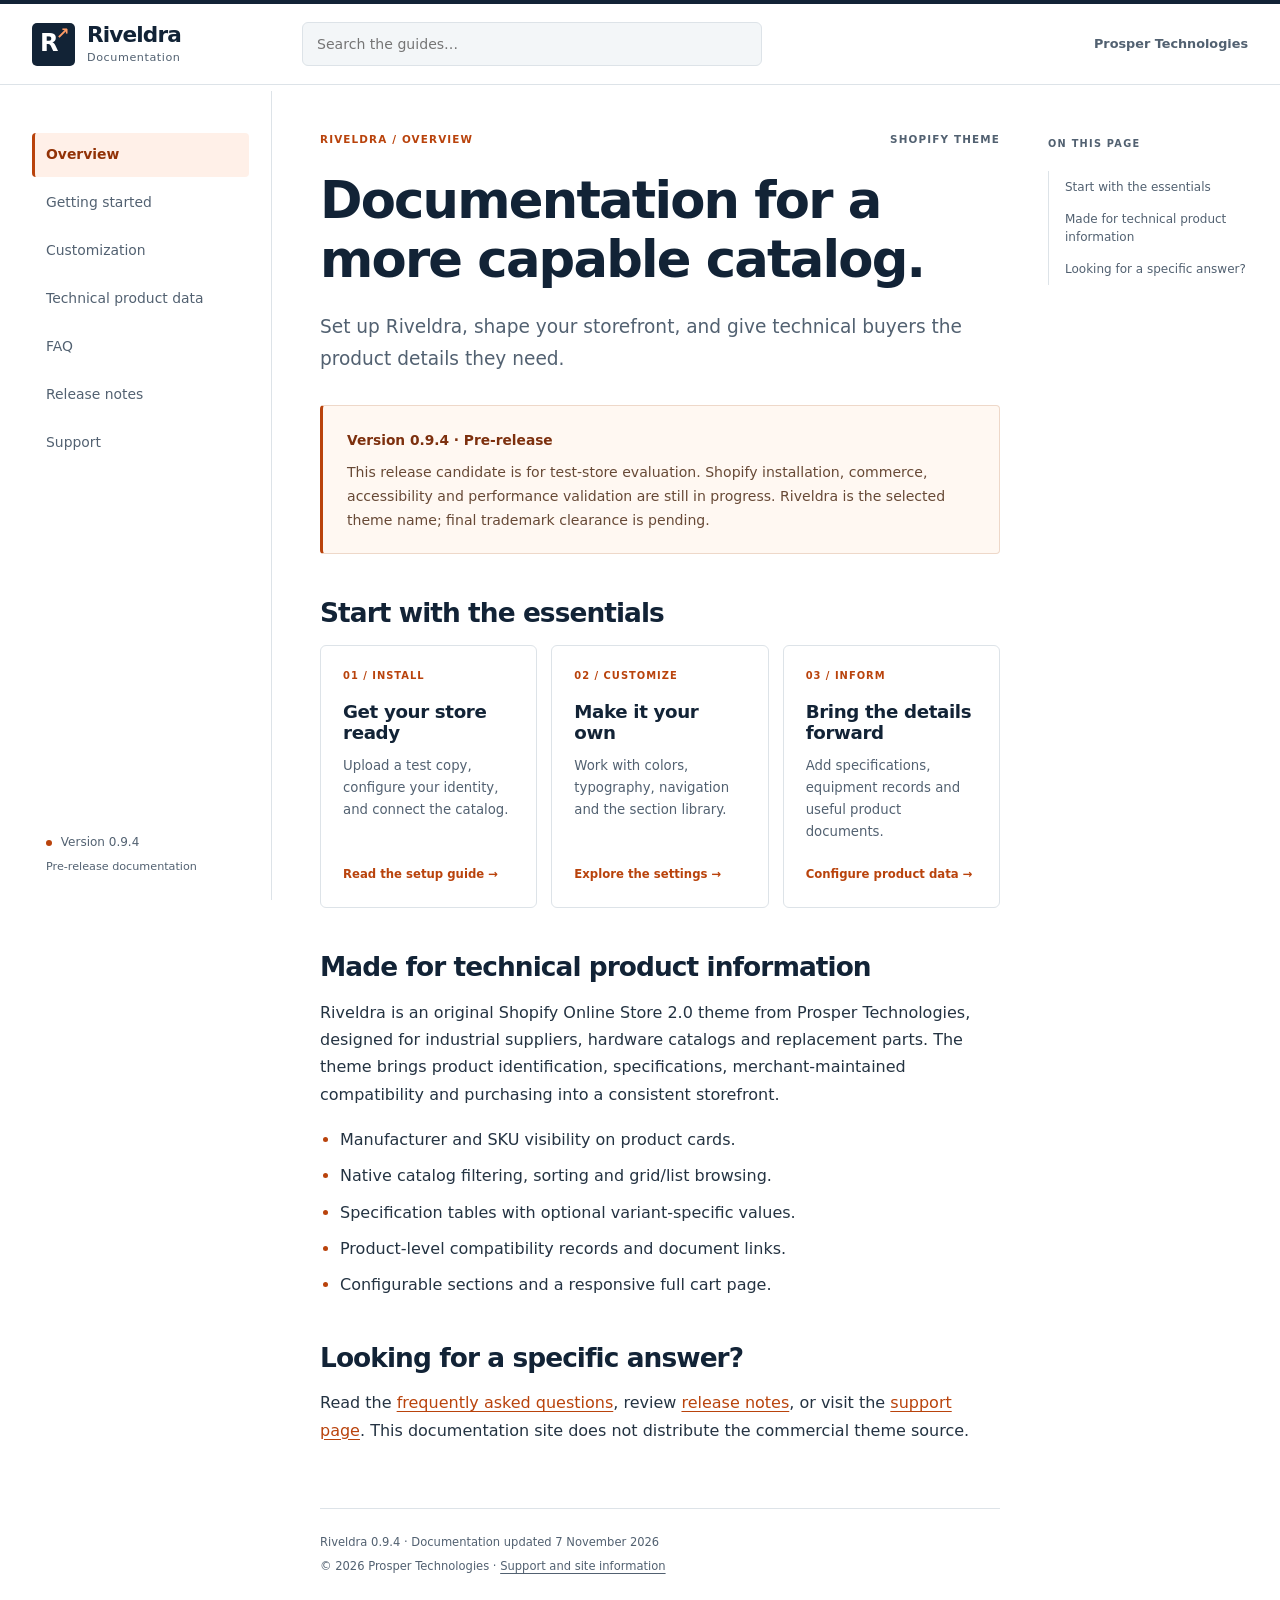
<file: index.html>
<!doctype html>
<html lang="en">
  <head>
    <meta charset="utf-8" />
    <meta name="viewport" content="width=device-width, initial-scale=1" />
    <title>Overview · Riveldra documentation · Prosper Technologies</title>
    <meta
      name="description"
      content="Documentation for a more capable catalog. Setup and product-data guides for Riveldra by Prosper Technologies."
    />
    <meta name="author" content="Prosper Technologies" />
    <link
      rel="canonical"
      href="https://prospertechnology.github.io/riveldra-docs/"
    />
    <meta property="og:title" content="Riveldra — Overview" />
    <meta property="og:type" content="website" />
    <meta
      property="og:description"
      content="Documentation by Prosper Technologies"
    />
    <meta name="color-scheme" content="light" />
    <link rel="icon" href="favicon.svg" type="image/svg+xml" />
    <link rel="stylesheet" href="styles.css" />
    <script src="search-data.js" defer></script>
    <script src="search.js" defer></script>
  </head>
  <body>
    <a class="skip" href="#content">Skip to content</a>
    <header class="topbar">
      <div class="topbar-inner">
        <a class="brand" href="index.html"
          ><span class="mark" aria-hidden="true">R<span>↗</span></span
          ><span>Riveldra<small>Documentation</small></span></a
        >
        <div class="search">
          <label class="sr-only" for="doc-search">Search documentation</label
          ><input
            id="doc-search"
            type="search"
            placeholder="Search the guides…"
            autocomplete="off"
            aria-controls="search-results"
          />
          <div
            id="search-results"
            role="region"
            aria-label="Documentation search results"
            hidden
          ></div>
        </div>
        <a class="publisher" href="index.html">Prosper Technologies</a>
      </div>
    </header>
    <div class="shell">
      <aside class="sidebar" aria-label="Documentation navigation">
        <details open id="docs-nav">
          <summary>Documentation menu</summary>
          <nav aria-label="Documentation">
            <a href="index.html" aria-current="page">Overview</a
            ><a href="getting-started.html">Getting started</a
            ><a href="customization.html">Customization</a
            ><a href="technical-data.html">Technical product data</a
            ><a href="faq.html">FAQ</a
            ><a href="release-notes.html">Release notes</a
            ><a href="support.html">Support</a>
          </nav>
        </details>
        <div class="sidebar-foot">
          <span class="dot"></span> Version 0.9.4
          <span class="small">Pre-release documentation</span>
        </div>
      </aside>
      <main id="content" tabindex="-1">
        <div class="page-meta">
          <span>RIVELDRA / OVERVIEW</span><span>SHOPIFY THEME</span>
        </div>
        <h1>Documentation for a more capable catalog.</h1>
        <p class="lead">
          Set up Riveldra, shape your storefront, and give technical buyers the
          product details they need.
        </p>
        <div class="notice">
          <strong>Version 0.9.4 · Pre-release</strong>
          <p>
            This release candidate is for test-store evaluation. Shopify
            installation, commerce, accessibility and performance validation are
            still in progress. Riveldra is the selected theme name; final
            trademark clearance is pending.
          </p>
        </div>
        <h2 id="begin">Start with the essentials</h2>
        <div class="cards">
          <a class="card" href="getting-started.html"
            ><span class="step">01 / INSTALL</span>
            <h3>Get your store ready</h3>
            <p>
              Upload a test copy, configure your identity, and connect the
              catalog.
            </p>
            <span class="arrow">Read the setup guide →</span></a
          ><a class="card" href="customization.html"
            ><span class="step">02 / CUSTOMIZE</span>
            <h3>Make it your own</h3>
            <p>
              Work with colors, typography, navigation and the section library.
            </p>
            <span class="arrow">Explore the settings →</span></a
          ><a class="card" href="technical-data.html"
            ><span class="step">03 / INFORM</span>
            <h3>Bring the details forward</h3>
            <p>
              Add specifications, equipment records and useful product
              documents.
            </p>
            <span class="arrow">Configure product data →</span></a
          >
        </div>
        <h2 id="designed-for">Made for technical product information</h2>
        <p>
          Riveldra is an original Shopify Online Store 2.0 theme from Prosper
          Technologies, designed for industrial suppliers, hardware catalogs and
          replacement parts. The theme brings product identification,
          specifications, merchant-maintained compatibility and purchasing into
          a consistent storefront.
        </p>
        <ul class="checklist">
          <li>Manufacturer and SKU visibility on product cards.</li>
          <li>Native catalog filtering, sorting and grid/list browsing.</li>
          <li>Specification tables with optional variant-specific values.</li>
          <li>Product-level compatibility records and document links.</li>
          <li>Configurable sections and a responsive full cart page.</li>
        </ul>
        <h2 id="get-help">Looking for a specific answer?</h2>
        <p>
          Read the <a href="faq.html">frequently asked questions</a>, review
          <a href="release-notes.html">release notes</a>, or visit the
          <a href="support.html">support page</a>. This documentation site does
          not distribute the commercial theme source.
        </p>
        <footer class="article-footer">
          <p>Riveldra 0.9.4 · Documentation updated 7 November 2026</p>
          <p>
            © 2026 Prosper Technologies ·
            <a href="support.html">Support and site information</a>
          </p>
        </footer>
      </main>
      <aside class="outline" aria-label="Article outline">
        <p>ON THIS PAGE</p>
        <nav aria-label="On this page">
          <a href="#begin">Start with the essentials</a
          ><a href="#designed-for">Made for technical product information</a
          ><a href="#get-help">Looking for a specific answer?</a>
        </nav>
      </aside>
    </div>
  </body>
</html>
</file>
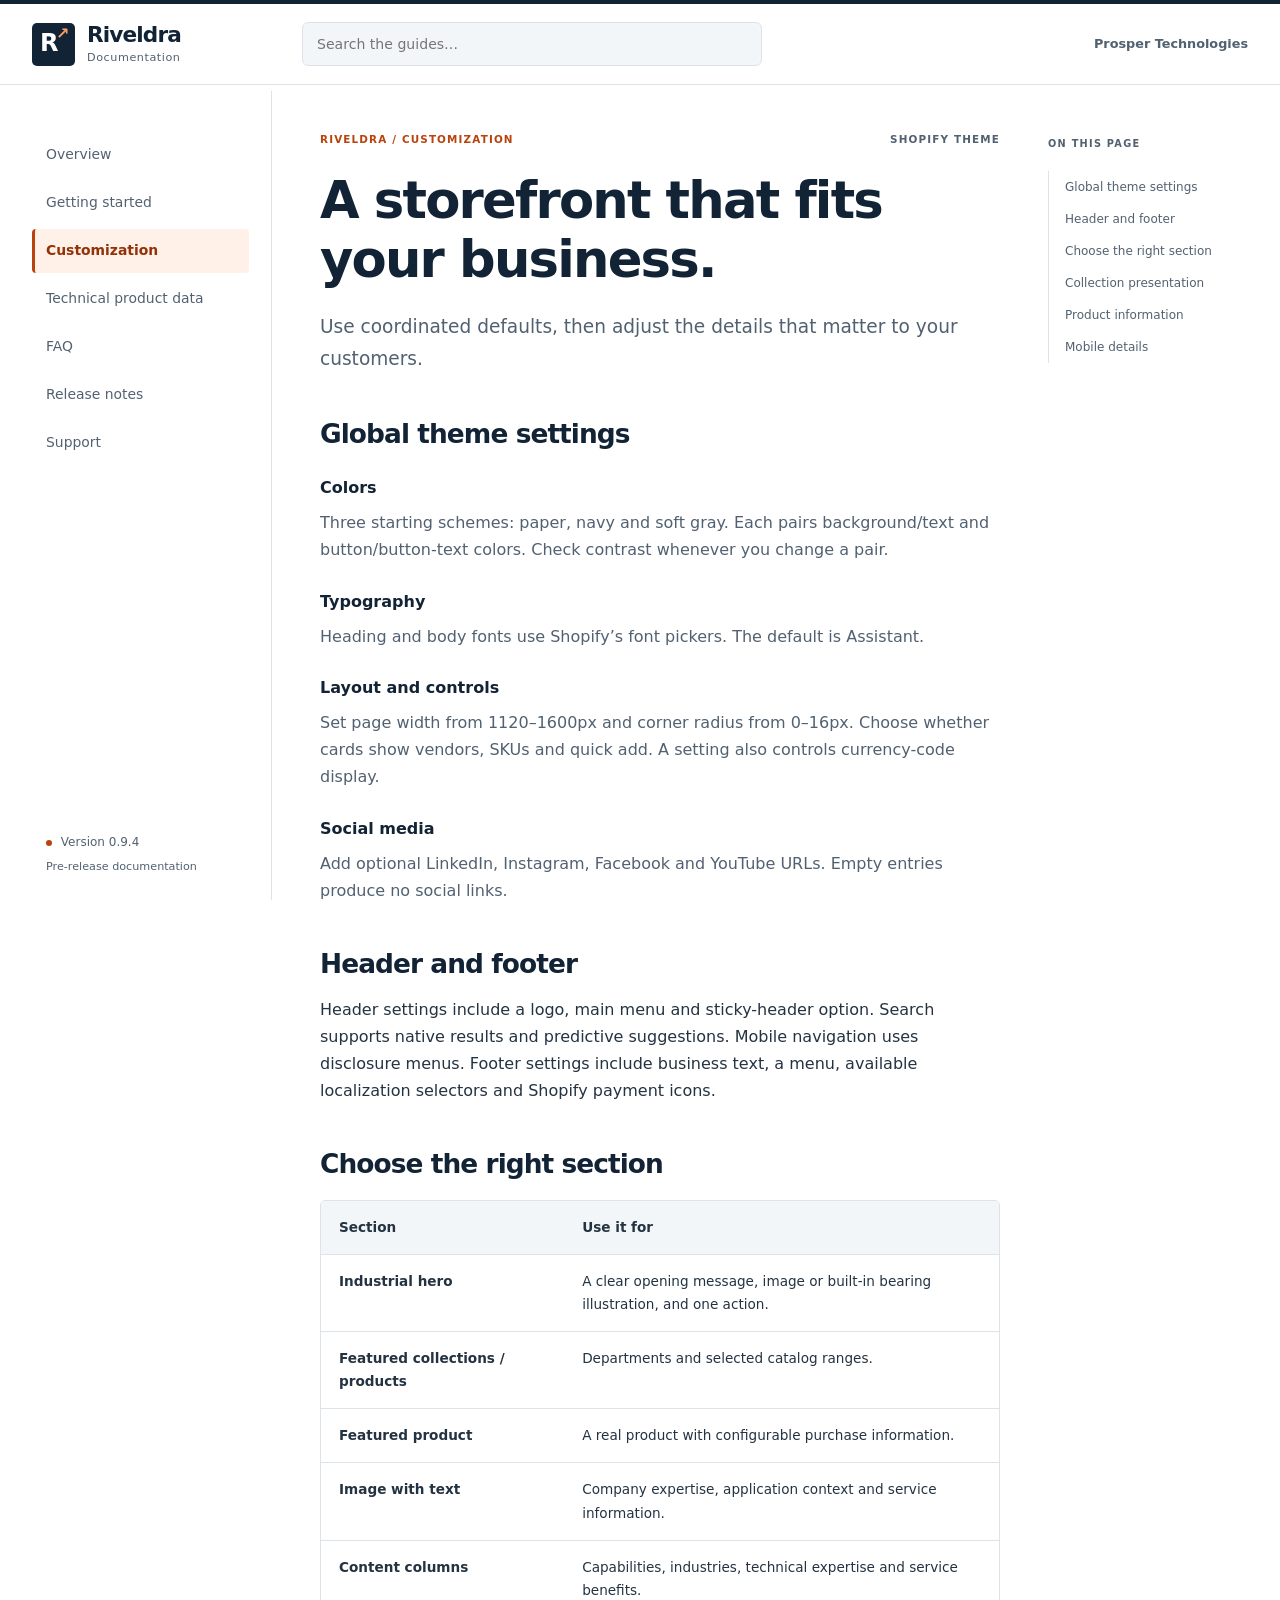
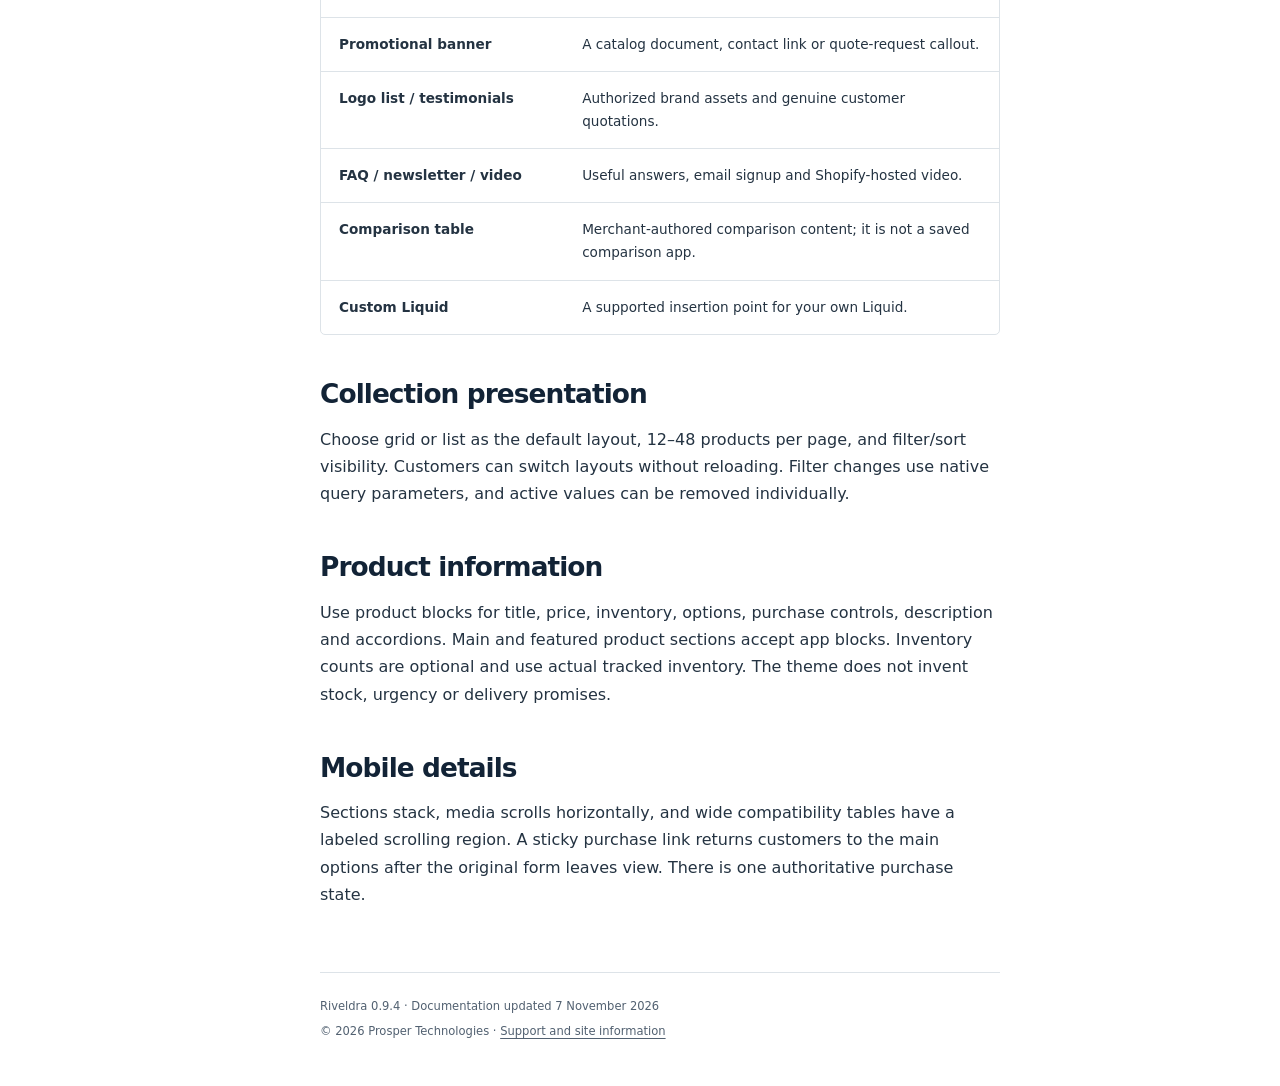
<file: customization.html>
<!doctype html>
<html lang="en">
  <head>
    <meta charset="utf-8" />
    <meta name="viewport" content="width=device-width, initial-scale=1" />
    <title>Customization · Riveldra documentation · Prosper Technologies</title>
    <meta
      name="description"
      content="A storefront that fits your business. Setup and product-data guides for Riveldra by Prosper Technologies."
    />
    <meta name="author" content="Prosper Technologies" />
    <link
      rel="canonical"
      href="https://prospertechnology.github.io/riveldra-docs/customization.html"
    />
    <meta property="og:title" content="Riveldra — Customization" />
    <meta property="og:type" content="website" />
    <meta
      property="og:description"
      content="Documentation by Prosper Technologies"
    />
    <meta name="color-scheme" content="light" />
    <link rel="icon" href="favicon.svg" type="image/svg+xml" />
    <link rel="stylesheet" href="styles.css" />
    <script src="search-data.js" defer></script>
    <script src="search.js" defer></script>
  </head>
  <body>
    <a class="skip" href="#content">Skip to content</a>
    <header class="topbar">
      <div class="topbar-inner">
        <a class="brand" href="index.html"
          ><span class="mark" aria-hidden="true">R<span>↗</span></span
          ><span>Riveldra<small>Documentation</small></span></a
        >
        <div class="search">
          <label class="sr-only" for="doc-search">Search documentation</label
          ><input
            id="doc-search"
            type="search"
            placeholder="Search the guides…"
            autocomplete="off"
            aria-controls="search-results"
          />
          <div
            id="search-results"
            role="region"
            aria-label="Documentation search results"
            hidden
          ></div>
        </div>
        <a class="publisher" href="index.html">Prosper Technologies</a>
      </div>
    </header>
    <div class="shell">
      <aside class="sidebar" aria-label="Documentation navigation">
        <details open id="docs-nav">
          <summary>Documentation menu</summary>
          <nav aria-label="Documentation">
            <a href="index.html">Overview</a
            ><a href="getting-started.html">Getting started</a
            ><a href="customization.html" aria-current="page">Customization</a
            ><a href="technical-data.html">Technical product data</a
            ><a href="faq.html">FAQ</a
            ><a href="release-notes.html">Release notes</a
            ><a href="support.html">Support</a>
          </nav>
        </details>
        <div class="sidebar-foot">
          <span class="dot"></span> Version 0.9.4
          <span class="small">Pre-release documentation</span>
        </div>
      </aside>
      <main id="content" tabindex="-1">
        <div class="page-meta">
          <span>RIVELDRA / CUSTOMIZATION</span><span>SHOPIFY THEME</span>
        </div>
        <h1>A storefront that fits your business.</h1>
        <p class="lead">
          Use coordinated defaults, then adjust the details that matter to your
          customers.
        </p>
        <h2 id="global">Global theme settings</h2>
        <dl>
          <dt>Colors</dt>
          <dd>
            Three starting schemes: paper, navy and soft gray. Each pairs
            background/text and button/button-text colors. Check contrast
            whenever you change a pair.
          </dd>
          <dt>Typography</dt>
          <dd>
            Heading and body fonts use Shopify’s font pickers. The default is
            Assistant.
          </dd>
          <dt>Layout and controls</dt>
          <dd>
            Set page width from 1120–1600px and corner radius from 0–16px.
            Choose whether cards show vendors, SKUs and quick add. A setting
            also controls currency-code display.
          </dd>
          <dt>Social media</dt>
          <dd>
            Add optional LinkedIn, Instagram, Facebook and YouTube URLs. Empty
            entries produce no social links.
          </dd>
        </dl>
        <h2 id="navigation">Header and footer</h2>
        <p>
          Header settings include a logo, main menu and sticky-header option.
          Search supports native results and predictive suggestions. Mobile
          navigation uses disclosure menus. Footer settings include business
          text, a menu, available localization selectors and Shopify payment
          icons.
        </p>
        <h2 id="sections">Choose the right section</h2>
        <div
          class="table-wrap"
          tabindex="0"
          role="region"
          aria-label="Section settings"
        >
          <table>
            <thead>
              <tr>
                <th scope="col">Section</th>
                <th scope="col">Use it for</th>
              </tr>
            </thead>
            <tbody>
              <tr>
                <th scope="row">Industrial hero</th>
                <td>
                  A clear opening message, image or built-in bearing
                  illustration, and one action.
                </td>
              </tr>
              <tr>
                <th scope="row">Featured collections / products</th>
                <td>Departments and selected catalog ranges.</td>
              </tr>
              <tr>
                <th scope="row">Featured product</th>
                <td>A real product with configurable purchase information.</td>
              </tr>
              <tr>
                <th scope="row">Image with text</th>
                <td>
                  Company expertise, application context and service
                  information.
                </td>
              </tr>
              <tr>
                <th scope="row">Content columns</th>
                <td>
                  Capabilities, industries, technical expertise and service
                  benefits.
                </td>
              </tr>
              <tr>
                <th scope="row">Promotional banner</th>
                <td>
                  A catalog document, contact link or quote-request callout.
                </td>
              </tr>
              <tr>
                <th scope="row">Logo list / testimonials</th>
                <td>
                  Authorized brand assets and genuine customer quotations.
                </td>
              </tr>
              <tr>
                <th scope="row">FAQ / newsletter / video</th>
                <td>Useful answers, email signup and Shopify-hosted video.</td>
              </tr>
              <tr>
                <th scope="row">Comparison table</th>
                <td>
                  Merchant-authored comparison content; it is not a saved
                  comparison app.
                </td>
              </tr>
              <tr>
                <th scope="row">Custom Liquid</th>
                <td>A supported insertion point for your own Liquid.</td>
              </tr>
            </tbody>
          </table>
        </div>
        <h2 id="collections">Collection presentation</h2>
        <p>
          Choose grid or list as the default layout, 12–48 products per page,
          and filter/sort visibility. Customers can switch layouts without
          reloading. Filter changes use native query parameters, and active
          values can be removed individually.
        </p>
        <h2 id="product">Product information</h2>
        <p>
          Use product blocks for title, price, inventory, options, purchase
          controls, description and accordions. Main and featured product
          sections accept app blocks. Inventory counts are optional and use
          actual tracked inventory. The theme does not invent stock, urgency or
          delivery promises.
        </p>
        <h2 id="mobile">Mobile details</h2>
        <p>
          Sections stack, media scrolls horizontally, and wide compatibility
          tables have a labeled scrolling region. A sticky purchase link returns
          customers to the main options after the original form leaves view.
          There is one authoritative purchase state.
        </p>
        <footer class="article-footer">
          <p>Riveldra 0.9.4 · Documentation updated 7 November 2026</p>
          <p>
            © 2026 Prosper Technologies ·
            <a href="support.html">Support and site information</a>
          </p>
        </footer>
      </main>
      <aside class="outline" aria-label="Article outline">
        <p>ON THIS PAGE</p>
        <nav aria-label="On this page">
          <a href="#global">Global theme settings</a
          ><a href="#navigation">Header and footer</a
          ><a href="#sections">Choose the right section</a
          ><a href="#collections">Collection presentation</a
          ><a href="#product">Product information</a
          ><a href="#mobile">Mobile details</a>
        </nav>
      </aside>
    </div>
  </body>
</html>
</file>
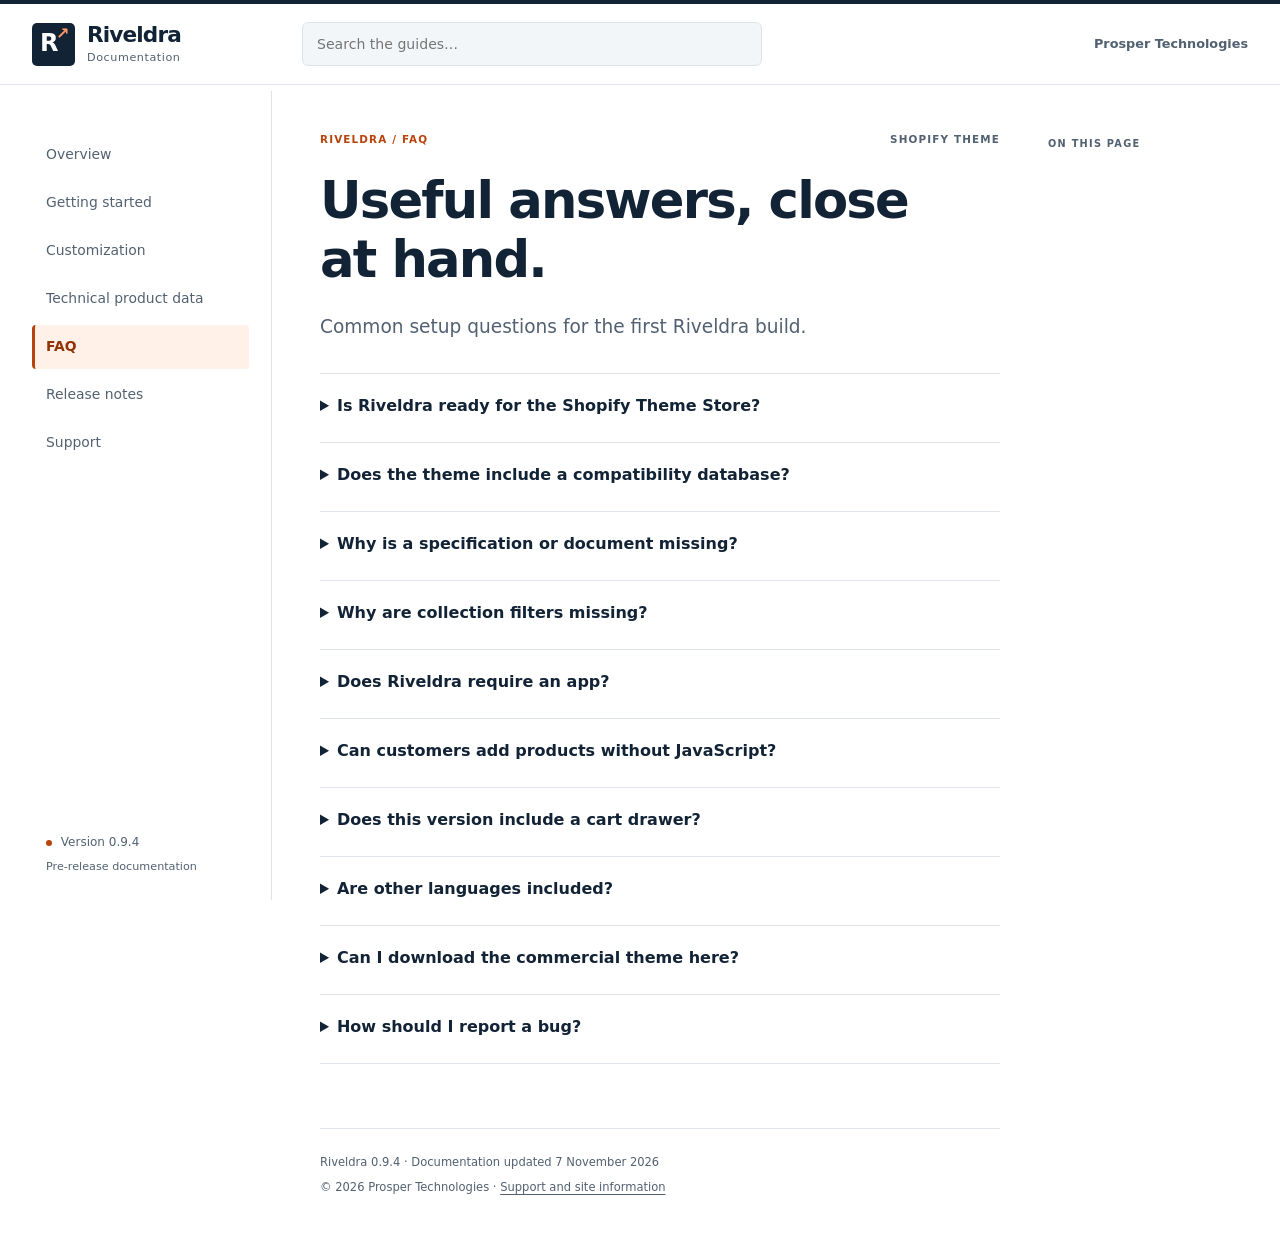
<file: faq.html>
<!doctype html>
<html lang="en">
  <head>
    <meta charset="utf-8" />
    <meta name="viewport" content="width=device-width, initial-scale=1" />
    <title>FAQ · Riveldra documentation · Prosper Technologies</title>
    <meta
      name="description"
      content="Useful answers, close at hand. Setup and product-data guides for Riveldra by Prosper Technologies."
    />
    <meta name="author" content="Prosper Technologies" />
    <link
      rel="canonical"
      href="https://prospertechnology.github.io/riveldra-docs/faq.html"
    />
    <meta property="og:title" content="Riveldra — FAQ" />
    <meta property="og:type" content="website" />
    <meta
      property="og:description"
      content="Documentation by Prosper Technologies"
    />
    <meta name="color-scheme" content="light" />
    <link rel="icon" href="favicon.svg" type="image/svg+xml" />
    <link rel="stylesheet" href="styles.css" />
    <script src="search-data.js" defer></script>
    <script src="search.js" defer></script>
  </head>
  <body>
    <a class="skip" href="#content">Skip to content</a>
    <header class="topbar">
      <div class="topbar-inner">
        <a class="brand" href="index.html"
          ><span class="mark" aria-hidden="true">R<span>↗</span></span
          ><span>Riveldra<small>Documentation</small></span></a
        >
        <div class="search">
          <label class="sr-only" for="doc-search">Search documentation</label
          ><input
            id="doc-search"
            type="search"
            placeholder="Search the guides…"
            autocomplete="off"
            aria-controls="search-results"
          />
          <div
            id="search-results"
            role="region"
            aria-label="Documentation search results"
            hidden
          ></div>
        </div>
        <a class="publisher" href="index.html">Prosper Technologies</a>
      </div>
    </header>
    <div class="shell">
      <aside class="sidebar" aria-label="Documentation navigation">
        <details open id="docs-nav">
          <summary>Documentation menu</summary>
          <nav aria-label="Documentation">
            <a href="index.html">Overview</a
            ><a href="getting-started.html">Getting started</a
            ><a href="customization.html">Customization</a
            ><a href="technical-data.html">Technical product data</a
            ><a href="faq.html" aria-current="page">FAQ</a
            ><a href="release-notes.html">Release notes</a
            ><a href="support.html">Support</a>
          </nav>
        </details>
        <div class="sidebar-foot">
          <span class="dot"></span> Version 0.9.4
          <span class="small">Pre-release documentation</span>
        </div>
      </aside>
      <main id="content" tabindex="-1">
        <div class="page-meta">
          <span>RIVELDRA / FAQ</span><span>SHOPIFY THEME</span>
        </div>
        <h1>Useful answers, close at hand.</h1>
        <p class="lead">Common setup questions for the first Riveldra build.</p>
        <details>
          <summary>Is Riveldra ready for the Shopify Theme Store?</summary>
          <p>
            No. Version 0.9.4 remains a pre-release candidate. Shopify installation, core shopping flows, a simulated payment, private support delivery and populated-demo benchmarks have passed. The 0.9.3 benchmark’s six page/device Lighthouse medians average 98 for performance and 100 for automated accessibility. Broader browser, assistive-technology and specialized commerce tests, final listing review and Shopify approval remain.
          </p>
        </details>
        <details>
          <summary>Does the theme include a compatibility database?</summary>
          <p>
            No. It renders merchant-maintained product records. The search field
            filters the displayed records for that product only.
          </p>
        </details>
        <details>
          <summary>Why is a specification or document missing?</summary>
          <p>
            Check the field keys, storefront access, record availability and
            product assignment. Empty values and invalid file entries are
            hidden. A row needs a configured value or a populated
            selected-variant override.
          </p>
        </details>
        <details>
          <summary>Why are collection filters missing?</summary>
          <p>
            Configure eligible filters in Shopify and confirm that the selected
            collection/search context exposes them. Also check that the theme’s
            filter/sort setting is enabled.
          </p>
        </details>
        <details>
          <summary>Does Riveldra require an app?</summary>
          <p>
            The core theme does not depend on an app backend. Store-specific
            features such as selling plans or complementary-product
            configuration may need Shopify features or merchant integrations.
            App blocks are supported.
          </p>
        </details>
        <details>
          <summary>Can customers add products without JavaScript?</summary>
          <p>
            The product and cart controls are native Shopify forms, and option
            values have real navigation URLs. Real-store testing is still
            required to verify every relevant product scenario.
          </p>
        </details>
        <details>
          <summary>Does this version include a cart drawer?</summary>
          <p>
            No. The first build uses a responsive full cart page with native
            updates, removals, notes and checkout.
          </p>
        </details>
        <details>
          <summary>Are other languages included?</summary>
          <p>
            Only English is supplied and reviewed in this build. Labels are
            localized in the theme’s locale file. Additional translations, real
            currency contexts and RTL layouts need verification.
          </p>
        </details>
        <details>
          <summary>Can I download the commercial theme here?</summary>
          <p>
            No. This repository and website contain public documentation only.
            Theme source and evaluation packages are distributed separately by
            Prosper Technologies.
          </p>
        </details>
        <details>
          <summary>How should I report a bug?</summary>
          <p>
            Use the <a href="support.html">support page</a> for the current
            channel and reporting guidance. Public reports should contain a
            minimal reproduction and no private store or customer information.
          </p>
        </details>
        <footer class="article-footer">
          <p>Riveldra 0.9.4 · Documentation updated 7 November 2026</p>
          <p>
            © 2026 Prosper Technologies ·
            <a href="support.html">Support and site information</a>
          </p>
        </footer>
      </main>
      <aside class="outline" aria-label="Article outline">
        <p>ON THIS PAGE</p>
        <nav aria-label="On this page"></nav>
      </aside>
    </div>
  </body>
</html>
</file>
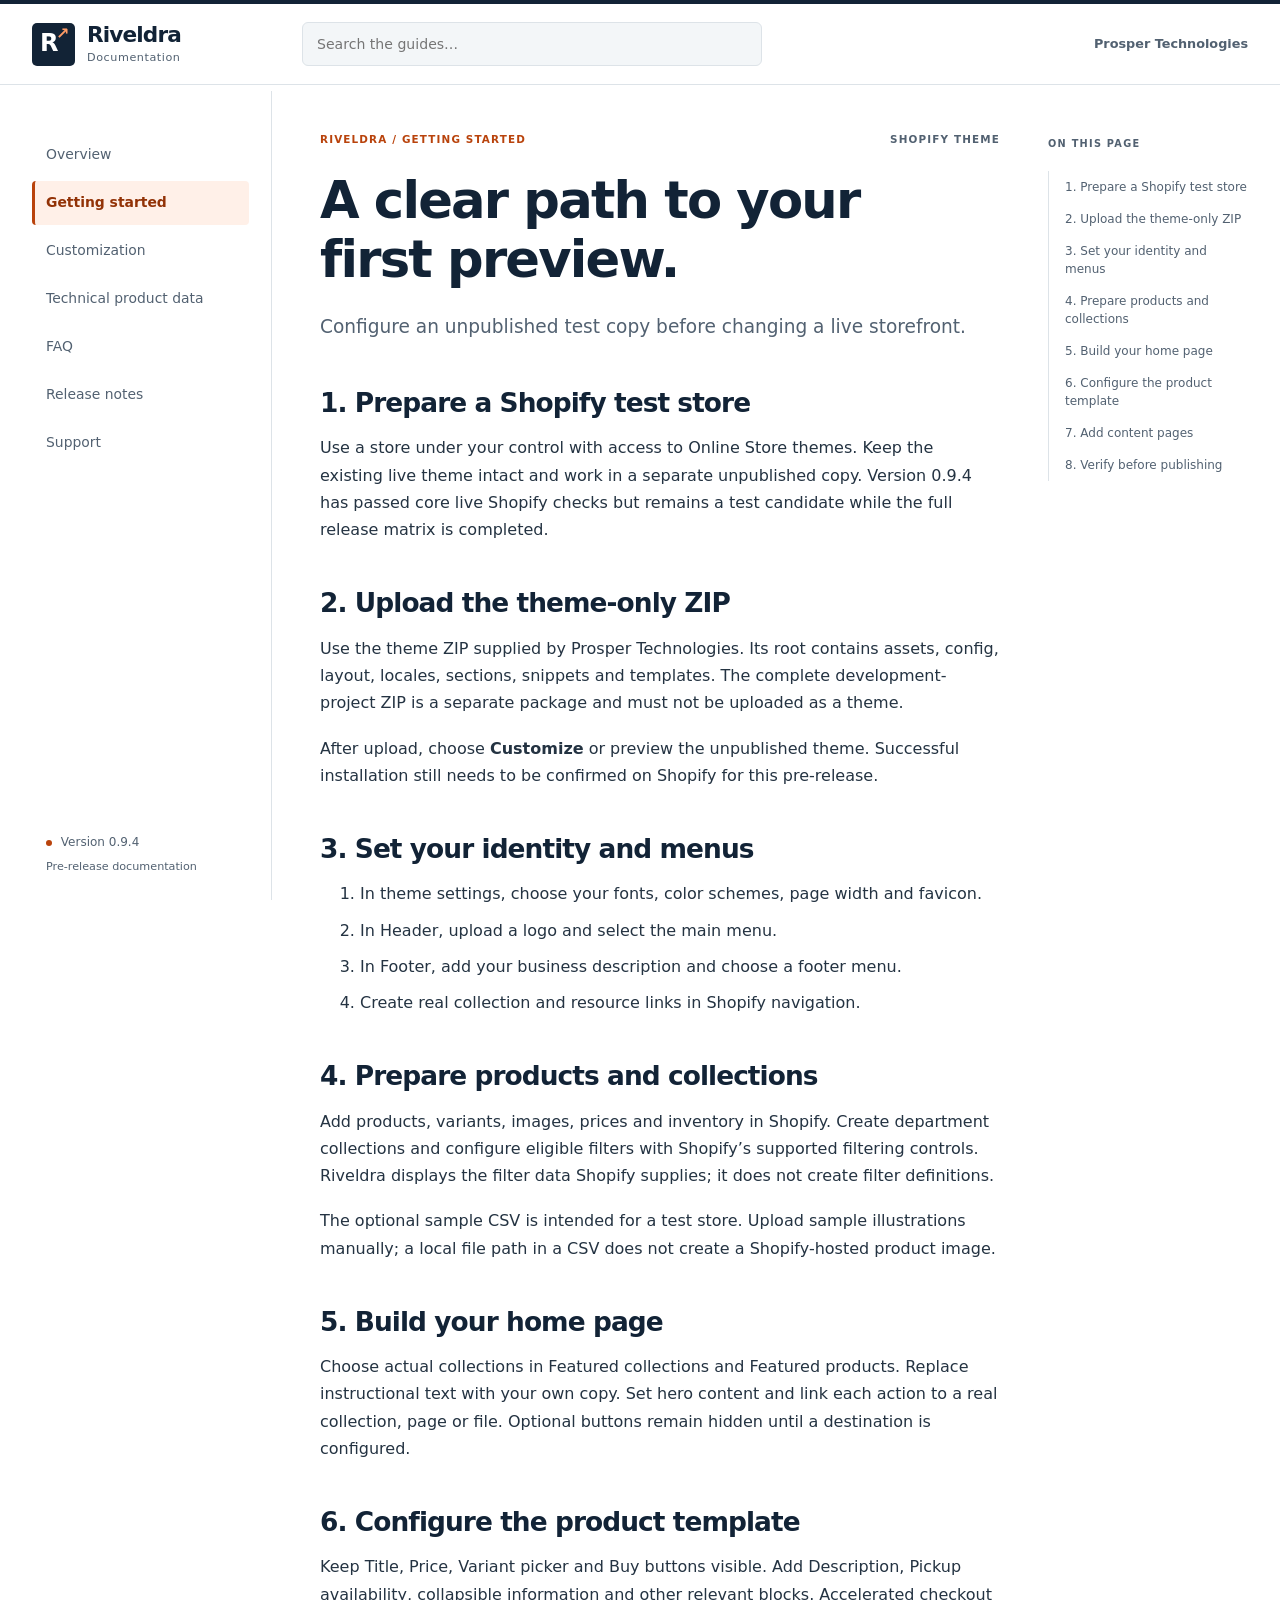
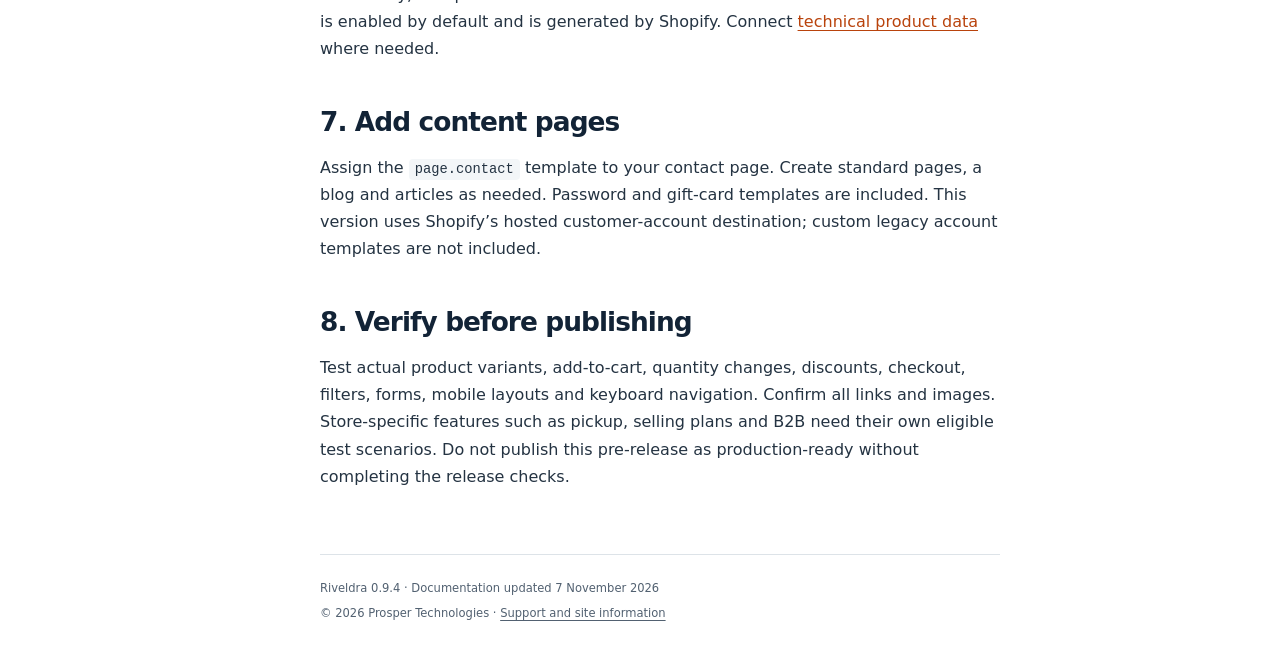
<file: getting-started.html>
<!doctype html>
<html lang="en">
  <head>
    <meta charset="utf-8" />
    <meta name="viewport" content="width=device-width, initial-scale=1" />
    <title>
      Getting started · Riveldra documentation · Prosper Technologies
    </title>
    <meta
      name="description"
      content="A clear path to your first preview. Setup and product-data guides for Riveldra by Prosper Technologies."
    />
    <meta name="author" content="Prosper Technologies" />
    <link
      rel="canonical"
      href="https://prospertechnology.github.io/riveldra-docs/getting-started.html"
    />
    <meta property="og:title" content="Riveldra — Getting started" />
    <meta property="og:type" content="website" />
    <meta
      property="og:description"
      content="Documentation by Prosper Technologies"
    />
    <meta name="color-scheme" content="light" />
    <link rel="icon" href="favicon.svg" type="image/svg+xml" />
    <link rel="stylesheet" href="styles.css" />
    <script src="search-data.js" defer></script>
    <script src="search.js" defer></script>
  </head>
  <body>
    <a class="skip" href="#content">Skip to content</a>
    <header class="topbar">
      <div class="topbar-inner">
        <a class="brand" href="index.html"
          ><span class="mark" aria-hidden="true">R<span>↗</span></span
          ><span>Riveldra<small>Documentation</small></span></a
        >
        <div class="search">
          <label class="sr-only" for="doc-search">Search documentation</label
          ><input
            id="doc-search"
            type="search"
            placeholder="Search the guides…"
            autocomplete="off"
            aria-controls="search-results"
          />
          <div
            id="search-results"
            role="region"
            aria-label="Documentation search results"
            hidden
          ></div>
        </div>
        <a class="publisher" href="index.html">Prosper Technologies</a>
      </div>
    </header>
    <div class="shell">
      <aside class="sidebar" aria-label="Documentation navigation">
        <details open id="docs-nav">
          <summary>Documentation menu</summary>
          <nav aria-label="Documentation">
            <a href="index.html">Overview</a
            ><a href="getting-started.html" aria-current="page"
              >Getting started</a
            ><a href="customization.html">Customization</a
            ><a href="technical-data.html">Technical product data</a
            ><a href="faq.html">FAQ</a
            ><a href="release-notes.html">Release notes</a
            ><a href="support.html">Support</a>
          </nav>
        </details>
        <div class="sidebar-foot">
          <span class="dot"></span> Version 0.9.4
          <span class="small">Pre-release documentation</span>
        </div>
      </aside>
      <main id="content" tabindex="-1">
        <div class="page-meta">
          <span>RIVELDRA / GETTING STARTED</span><span>SHOPIFY THEME</span>
        </div>
        <h1>A clear path to your first preview.</h1>
        <p class="lead">
          Configure an unpublished test copy before changing a live storefront.
        </p>
        <h2 id="prepare">1. Prepare a Shopify test store</h2>
        <p>
          Use a store under your control with access to Online Store themes.
          Keep the existing live theme intact and work in a separate unpublished
          copy. Version 0.9.4 has passed core live Shopify checks but remains a test candidate while the full release matrix is completed.
        </p>
        <h2 id="upload">2. Upload the theme-only ZIP</h2>
        <p>
          Use the theme ZIP supplied by Prosper Technologies. Its root contains
          assets, config, layout, locales, sections, snippets and templates. The
          complete development-project ZIP is a separate package and must not be
          uploaded as a theme.
        </p>
        <p>
          After upload, choose <strong>Customize</strong> or preview the
          unpublished theme. Successful installation still needs to be confirmed
          on Shopify for this pre-release.
        </p>
        <h2 id="identity">3. Set your identity and menus</h2>
        <ol>
          <li>
            In theme settings, choose your fonts, color schemes, page width and
            favicon.
          </li>
          <li>In Header, upload a logo and select the main menu.</li>
          <li>
            In Footer, add your business description and choose a footer menu.
          </li>
          <li>
            Create real collection and resource links in Shopify navigation.
          </li>
        </ol>
        <h2 id="catalog">4. Prepare products and collections</h2>
        <p>
          Add products, variants, images, prices and inventory in Shopify.
          Create department collections and configure eligible filters with
          Shopify’s supported filtering controls. Riveldra displays the filter
          data Shopify supplies; it does not create filter definitions.
        </p>
        <p>
          The optional sample CSV is intended for a test store. Upload sample
          illustrations manually; a local file path in a CSV does not create a
          Shopify-hosted product image.
        </p>
        <h2 id="home">5. Build your home page</h2>
        <p>
          Choose actual collections in Featured collections and Featured
          products. Replace instructional text with your own copy. Set hero
          content and link each action to a real collection, page or file.
          Optional buttons remain hidden until a destination is configured.
        </p>
        <h2 id="products">6. Configure the product template</h2>
        <p>
          Keep Title, Price, Variant picker and Buy buttons visible. Add
          Description, Pickup availability, collapsible information and other
          relevant blocks. Accelerated checkout is enabled by default and is
          generated by Shopify. Connect
          <a href="technical-data.html">technical product data</a> where needed.
        </p>
        <h2 id="content">7. Add content pages</h2>
        <p>
          Assign the <code>page.contact</code> template to your contact page.
          Create standard pages, a blog and articles as needed. Password and
          gift-card templates are included. This version uses Shopify’s hosted
          customer-account destination; custom legacy account templates are not
          included.
        </p>
        <h2 id="verify">8. Verify before publishing</h2>
        <p>
          Test actual product variants, add-to-cart, quantity changes,
          discounts, checkout, filters, forms, mobile layouts and keyboard
          navigation. Confirm all links and images. Store-specific features such
          as pickup, selling plans and B2B need their own eligible test
          scenarios. Do not publish this pre-release as production-ready without
          completing the release checks.
        </p>
        <footer class="article-footer">
          <p>Riveldra 0.9.4 · Documentation updated 7 November 2026</p>
          <p>
            © 2026 Prosper Technologies ·
            <a href="support.html">Support and site information</a>
          </p>
        </footer>
      </main>
      <aside class="outline" aria-label="Article outline">
        <p>ON THIS PAGE</p>
        <nav aria-label="On this page">
          <a href="#prepare">1. Prepare a Shopify test store</a
          ><a href="#upload">2. Upload the theme-only ZIP</a
          ><a href="#identity">3. Set your identity and menus</a
          ><a href="#catalog">4. Prepare products and collections</a
          ><a href="#home">5. Build your home page</a
          ><a href="#products">6. Configure the product template</a
          ><a href="#content">7. Add content pages</a
          ><a href="#verify">8. Verify before publishing</a>
        </nav>
      </aside>
    </div>
  </body>
</html>
</file>
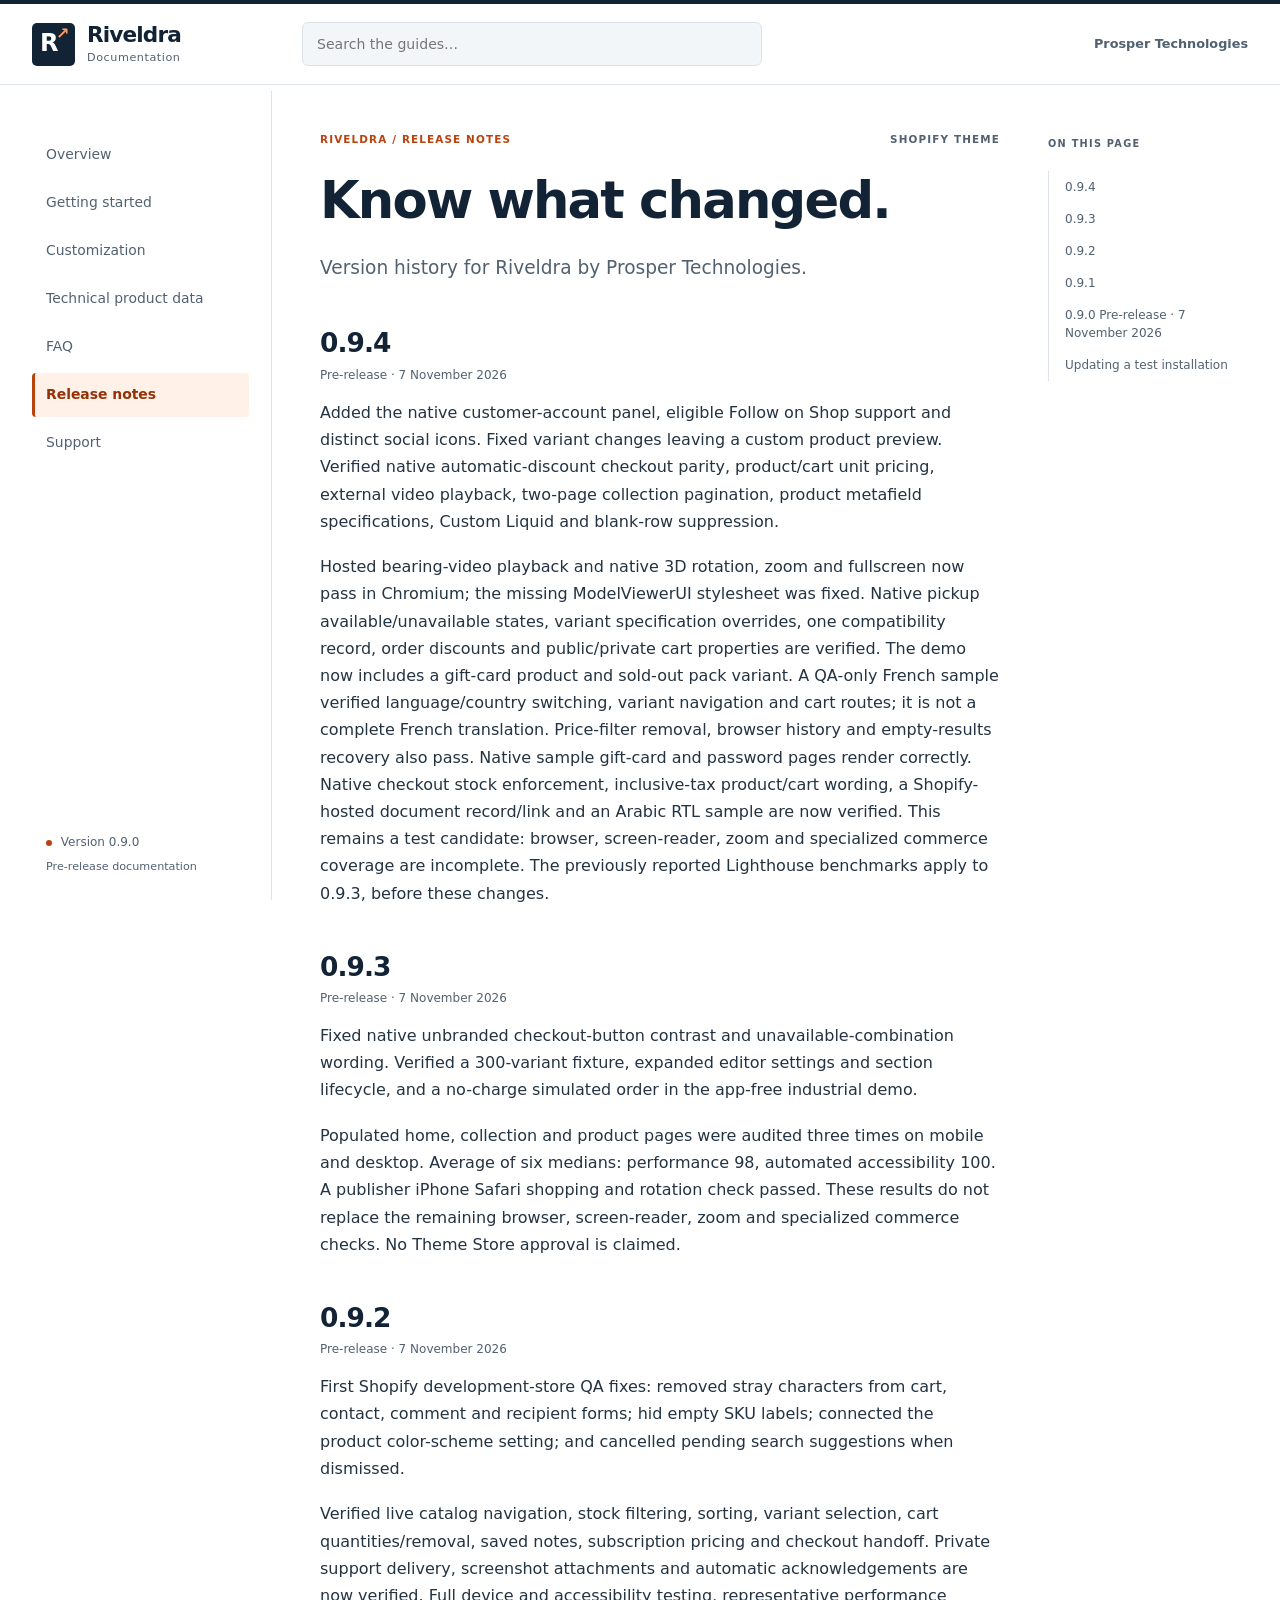
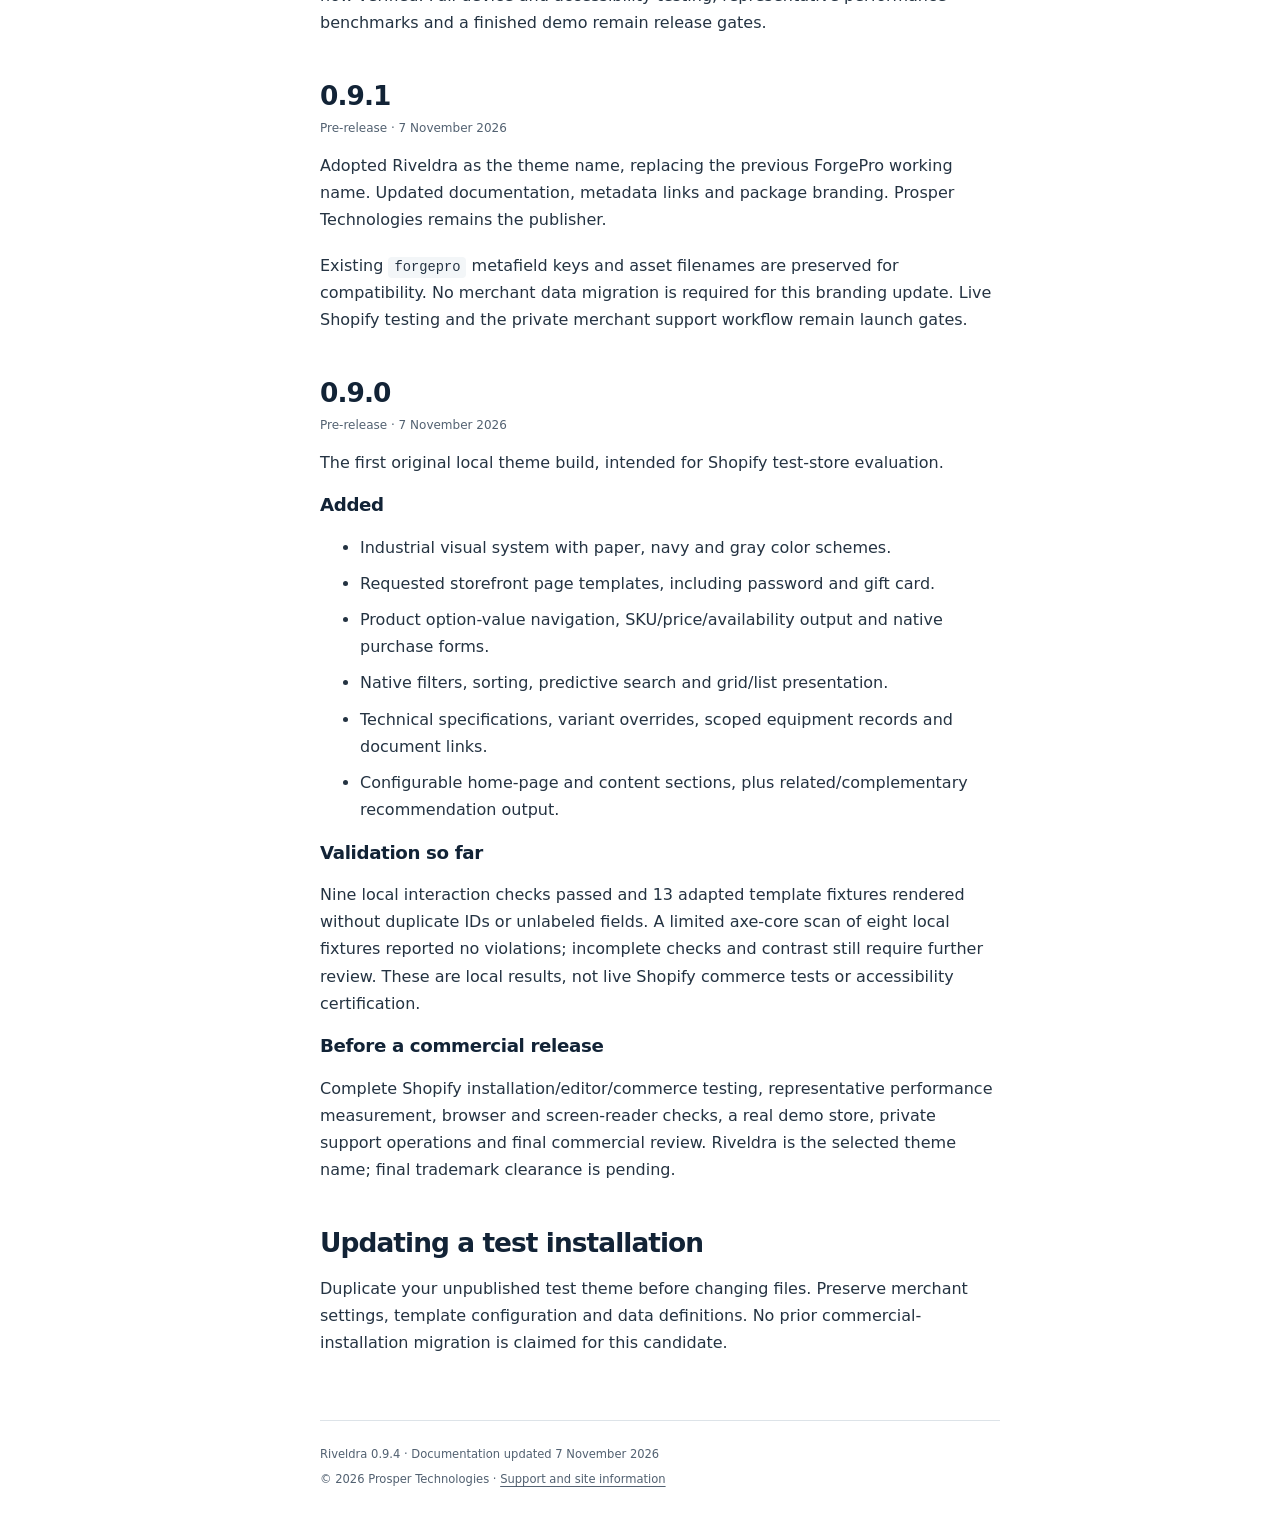
<file: release-notes.html>
<!doctype html>
<html lang="en">
  <head>
    <meta charset="utf-8" />
    <meta name="viewport" content="width=device-width, initial-scale=1" />
    <title>Release notes · Riveldra documentation · Prosper Technologies</title>
    <meta
      name="description"
      content="Know what changed. Setup and product-data guides for Riveldra by Prosper Technologies."
    />
    <meta name="author" content="Prosper Technologies" />
    <link
      rel="canonical"
      href="https://prospertechnology.github.io/riveldra-docs/release-notes.html"
    />
    <meta property="og:title" content="Riveldra — Release notes" />
    <meta property="og:type" content="website" />
    <meta
      property="og:description"
      content="Documentation by Prosper Technologies"
    />
    <meta name="color-scheme" content="light" />
    <link rel="icon" href="favicon.svg" type="image/svg+xml" />
    <link rel="stylesheet" href="styles.css" />
    <script src="search-data.js" defer></script>
    <script src="search.js" defer></script>
  </head>
  <body>
    <a class="skip" href="#content">Skip to content</a>
    <header class="topbar">
      <div class="topbar-inner">
        <a class="brand" href="index.html"
          ><span class="mark" aria-hidden="true">R<span>↗</span></span
          ><span>Riveldra<small>Documentation</small></span></a
        >
        <div class="search">
          <label class="sr-only" for="doc-search">Search documentation</label
          ><input
            id="doc-search"
            type="search"
            placeholder="Search the guides…"
            autocomplete="off"
            aria-controls="search-results"
          />
          <div
            id="search-results"
            role="region"
            aria-label="Documentation search results"
            hidden
          ></div>
        </div>
        <a class="publisher" href="index.html">Prosper Technologies</a>
      </div>
    </header>
    <div class="shell">
      <aside class="sidebar" aria-label="Documentation navigation">
        <details open id="docs-nav">
          <summary>Documentation menu</summary>
          <nav aria-label="Documentation">
            <a href="index.html">Overview</a
            ><a href="getting-started.html">Getting started</a
            ><a href="customization.html">Customization</a
            ><a href="technical-data.html">Technical product data</a
            ><a href="faq.html">FAQ</a
            ><a href="release-notes.html" aria-current="page">Release notes</a
            ><a href="support.html">Support</a>
          </nav>
        </details>
        <div class="sidebar-foot">
          <span class="dot"></span> Version 0.9.0
          <span class="small">Pre-release documentation</span>
        </div>
      </aside>
      <main id="content" tabindex="-1">
        <div class="page-meta">
          <span>RIVELDRA / RELEASE NOTES</span><span>SHOPIFY THEME</span>
        </div>
        <h1>Know what changed.</h1>
        <p class="lead">
          Version history for Riveldra by Prosper Technologies.
        </p>
        <h2 id="v094">0.9.4 <span class="version-tag">Pre-release · 7 November 2026</span></h2><p>Added the native customer-account panel, eligible Follow on Shop support and distinct social icons. Fixed variant changes leaving a custom product preview. Verified native automatic-discount checkout parity, product/cart unit pricing, external video playback, two-page collection pagination, product metafield specifications, Custom Liquid and blank-row suppression.</p><p>Hosted bearing-video playback and native 3D rotation, zoom and fullscreen now pass in Chromium; the missing ModelViewerUI stylesheet was fixed. Native pickup available/unavailable states, variant specification overrides, one compatibility record, order discounts and public/private cart properties are verified. The demo now includes a gift-card product and sold-out pack variant. A QA-only French sample verified language/country switching, variant navigation and cart routes; it is not a complete French translation. Price-filter removal, browser history and empty-results recovery also pass. Native sample gift-card and password pages render correctly. Native checkout stock enforcement, inclusive-tax product/cart wording, a Shopify-hosted document record/link and an Arabic RTL sample are now verified. This remains a test candidate: browser, screen-reader, zoom and specialized commerce coverage are incomplete. The previously reported Lighthouse benchmarks apply to 0.9.3, before these changes.</p><h2 id="v093">0.9.3 <span class="version-tag">Pre-release · 7 November 2026</span></h2><p>Fixed native unbranded checkout-button contrast and unavailable-combination wording. Verified a 300-variant fixture, expanded editor settings and section lifecycle, and a no-charge simulated order in the app-free industrial demo.</p><p>Populated home, collection and product pages were audited three times on mobile and desktop. Average of six medians: performance 98, automated accessibility 100. A publisher iPhone Safari shopping and rotation check passed. These results do not replace the remaining browser, screen-reader, zoom and specialized commerce checks. No Theme Store approval is claimed.</p><h2 id="v092">0.9.2 <span class="version-tag">Pre-release · 7 November 2026</span></h2><p>First Shopify development-store QA fixes: removed stray characters from cart, contact, comment and recipient forms; hid empty SKU labels; connected the product color-scheme setting; and cancelled pending search suggestions when dismissed.</p><p>Verified live catalog navigation, stock filtering, sorting, variant selection, cart quantities/removal, saved notes, subscription pricing and checkout handoff. Private support delivery, screenshot attachments and automatic acknowledgements are now verified. Full device and accessibility testing, representative performance benchmarks and a finished demo remain release gates.</p><h2 id="v091">
          0.9.1 <span class="version-tag">Pre-release · 7 November 2026</span>
        </h2>
        <p>
          Adopted Riveldra as the theme name, replacing the previous ForgePro
          working name. Updated documentation, metadata links and package
          branding. Prosper Technologies remains the publisher.
        </p>
        <p>
          Existing <code>forgepro</code> metafield keys and asset filenames are
          preserved for compatibility. No merchant data migration is required
          for this branding update. Live Shopify testing and the private
          merchant support workflow remain launch gates.
        </p>
        <h2 id="v090">
          0.9.0 <span class="version-tag">Pre-release · 7 November 2026</span>
        </h2>
        <p>
          The first original local theme build, intended for Shopify test-store
          evaluation.
        </p>
        <h3>Added</h3>
        <ul>
          <li>
            Industrial visual system with paper, navy and gray color schemes.
          </li>
          <li>
            Requested storefront page templates, including password and gift
            card.
          </li>
          <li>
            Product option-value navigation, SKU/price/availability output and
            native purchase forms.
          </li>
          <li>
            Native filters, sorting, predictive search and grid/list
            presentation.
          </li>
          <li>
            Technical specifications, variant overrides, scoped equipment
            records and document links.
          </li>
          <li>
            Configurable home-page and content sections, plus
            related/complementary recommendation output.
          </li>
        </ul>
        <h3>Validation so far</h3>
        <p>
          Nine local interaction checks passed and 13 adapted template fixtures
          rendered without duplicate IDs or unlabeled fields. A limited axe-core
          scan of eight local fixtures reported no violations; incomplete checks
          and contrast still require further review. These are local results,
          not live Shopify commerce tests or accessibility certification.
        </p>
        <h3>Before a commercial release</h3>
        <p>
          Complete Shopify installation/editor/commerce testing, representative
          performance measurement, browser and screen-reader checks, a real demo
          store, private support operations and final commercial review.
          Riveldra is the selected theme name; final trademark clearance is
          pending.
        </p>
        <h2 id="updates">Updating a test installation</h2>
        <p>
          Duplicate your unpublished test theme before changing files. Preserve
          merchant settings, template configuration and data definitions. No
          prior commercial-installation migration is claimed for this candidate.
        </p>
        <footer class="article-footer">
          <p>Riveldra 0.9.4 · Documentation updated 7 November 2026</p>
          <p>
            © 2026 Prosper Technologies ·
            <a href="support.html">Support and site information</a>
          </p>
        </footer>
      </main>
      <aside class="outline" aria-label="Article outline">
        <p>ON THIS PAGE</p>
        <nav aria-label="On this page">
          <a href="#v094">0.9.4</a><a href="#v093">0.9.3</a><a href="#v092">0.9.2</a><a href="#v091">0.9.1</a>
          <a href="#v090">0.9.0 Pre-release · 7 November 2026</a
          ><a href="#updates">Updating a test installation</a>
        </nav>
      </aside>
    </div>
  </body>
</html>
</file>
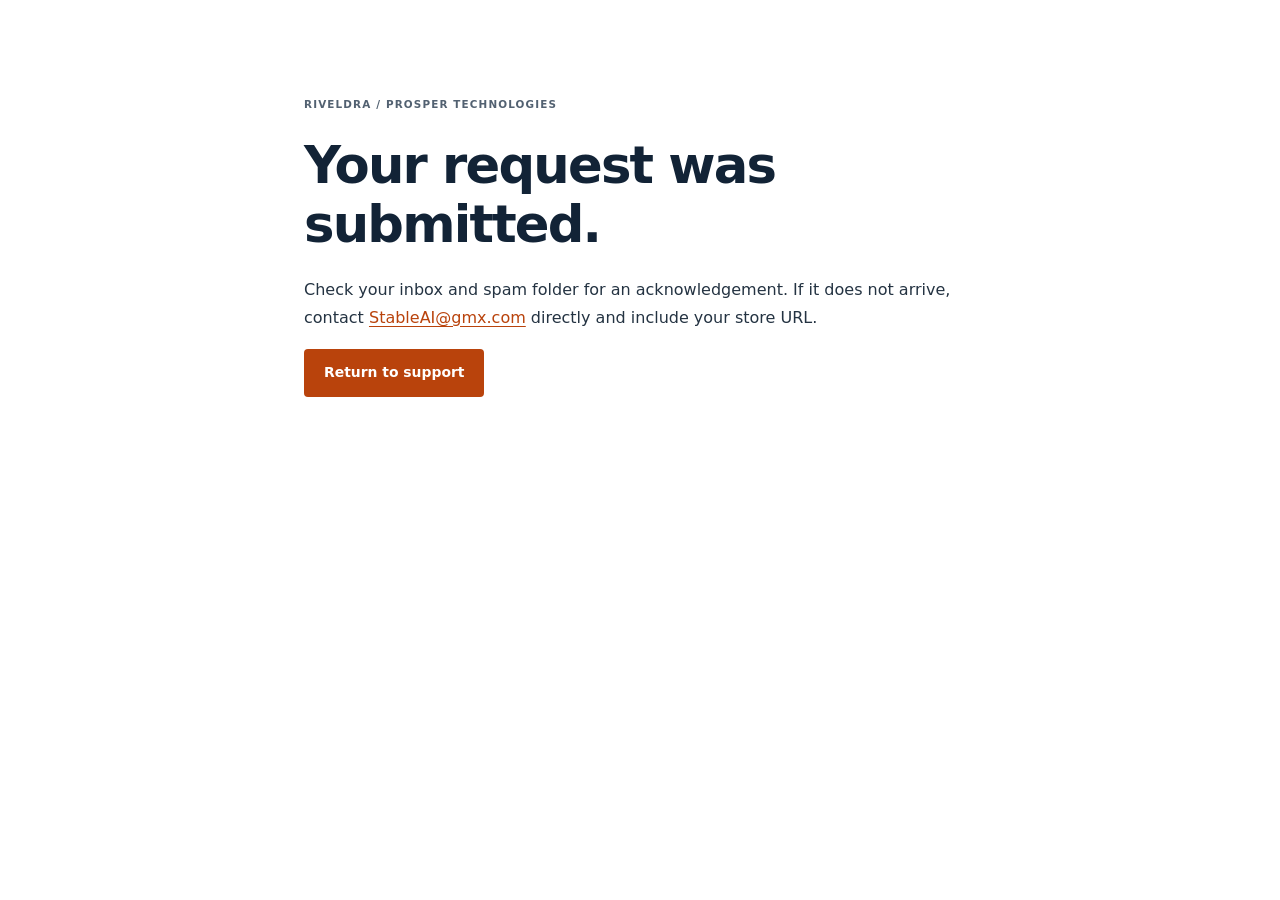
<file: support-received.html>
<!doctype html>
<html lang="en">
<head><meta charset="utf-8"><meta name="viewport" content="width=device-width, initial-scale=1"><meta name="robots" content="noindex"><title>Support request submitted · Riveldra · Prosper Technologies</title><link rel="stylesheet" href="styles.css"><link rel="icon" href="favicon.svg" type="image/svg+xml"></head>
<body><main class="support-received" style="max-width:720px;margin:8vh auto;padding:24px"><p class="page-meta">RIVELDRA / PROSPER TECHNOLOGIES</p><h1>Your request was submitted.</h1><p>Check your inbox and spam folder for an acknowledgement. If it does not arrive, contact <a href="mailto:StableAI@gmx.com">StableAI@gmx.com</a> directly and include your store URL.</p><p><a class="button" href="support.html">Return to support</a></p></main></body>
</html>
</file>
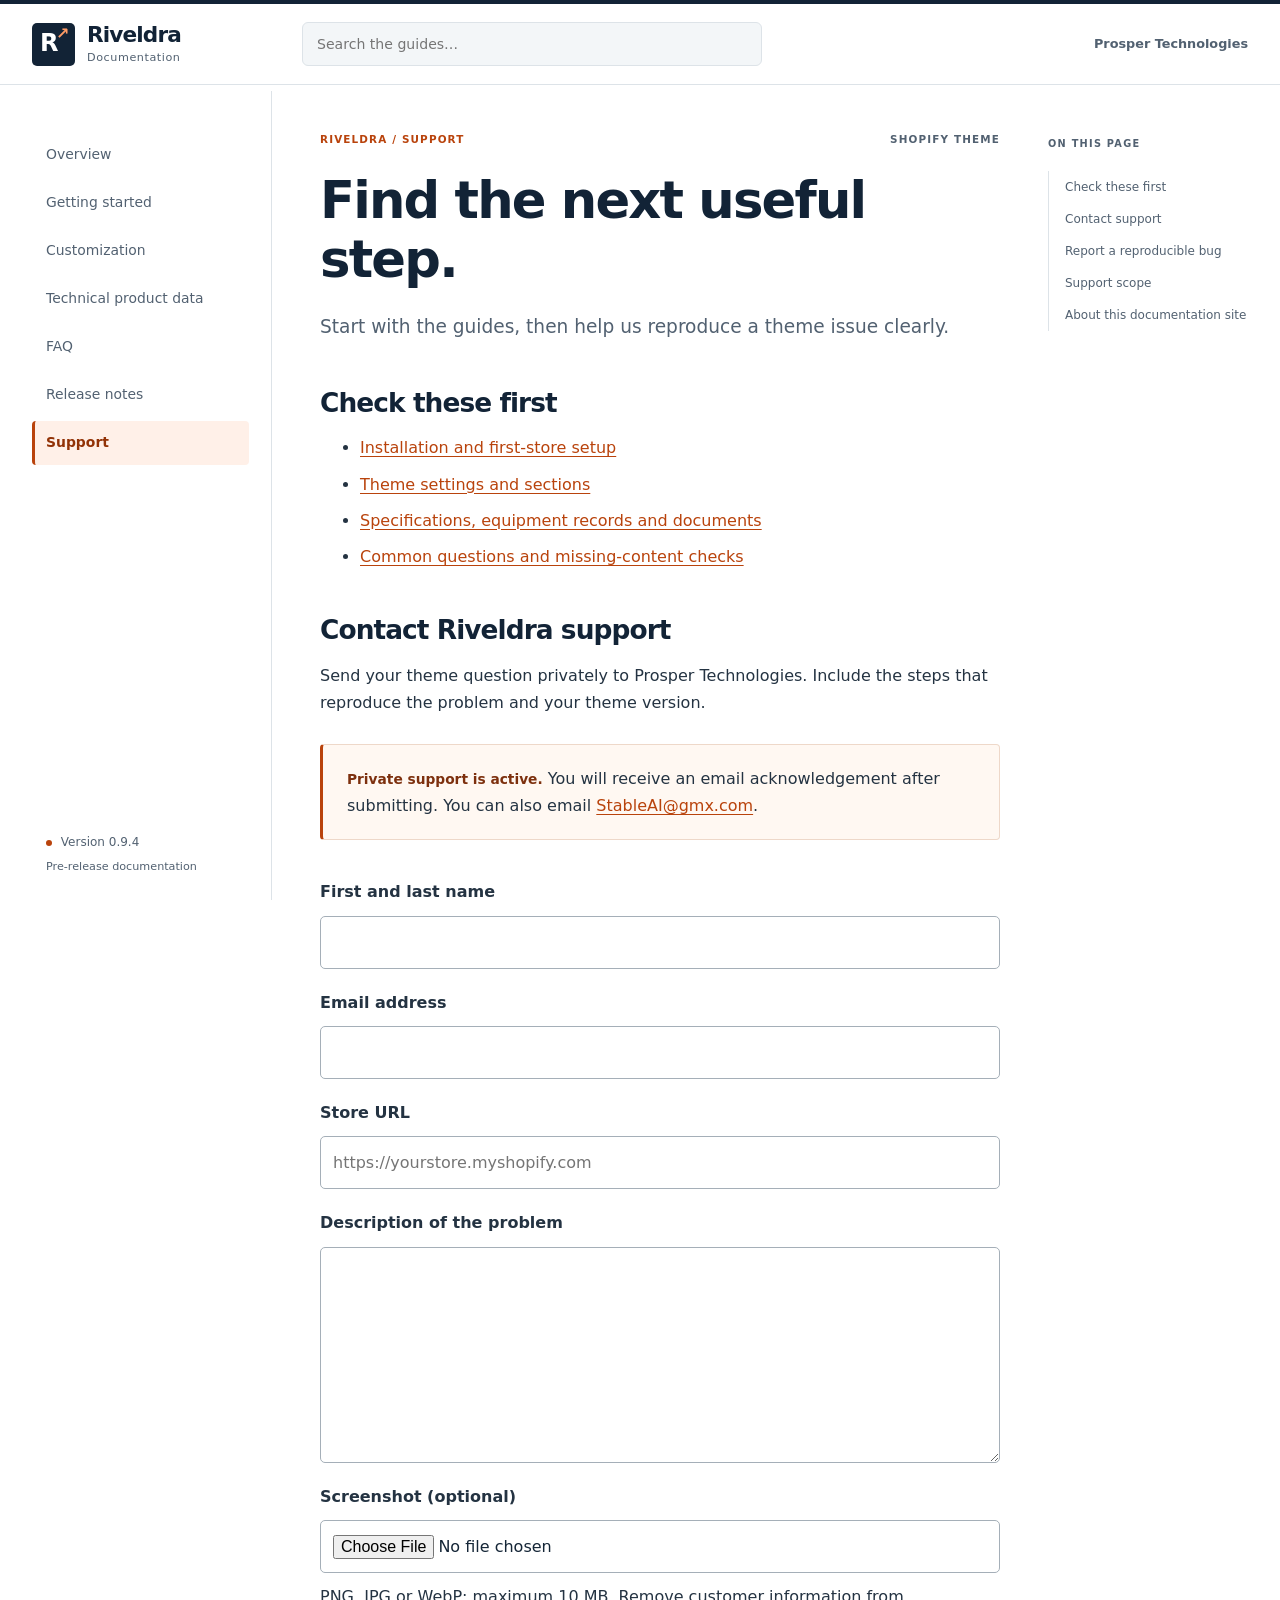
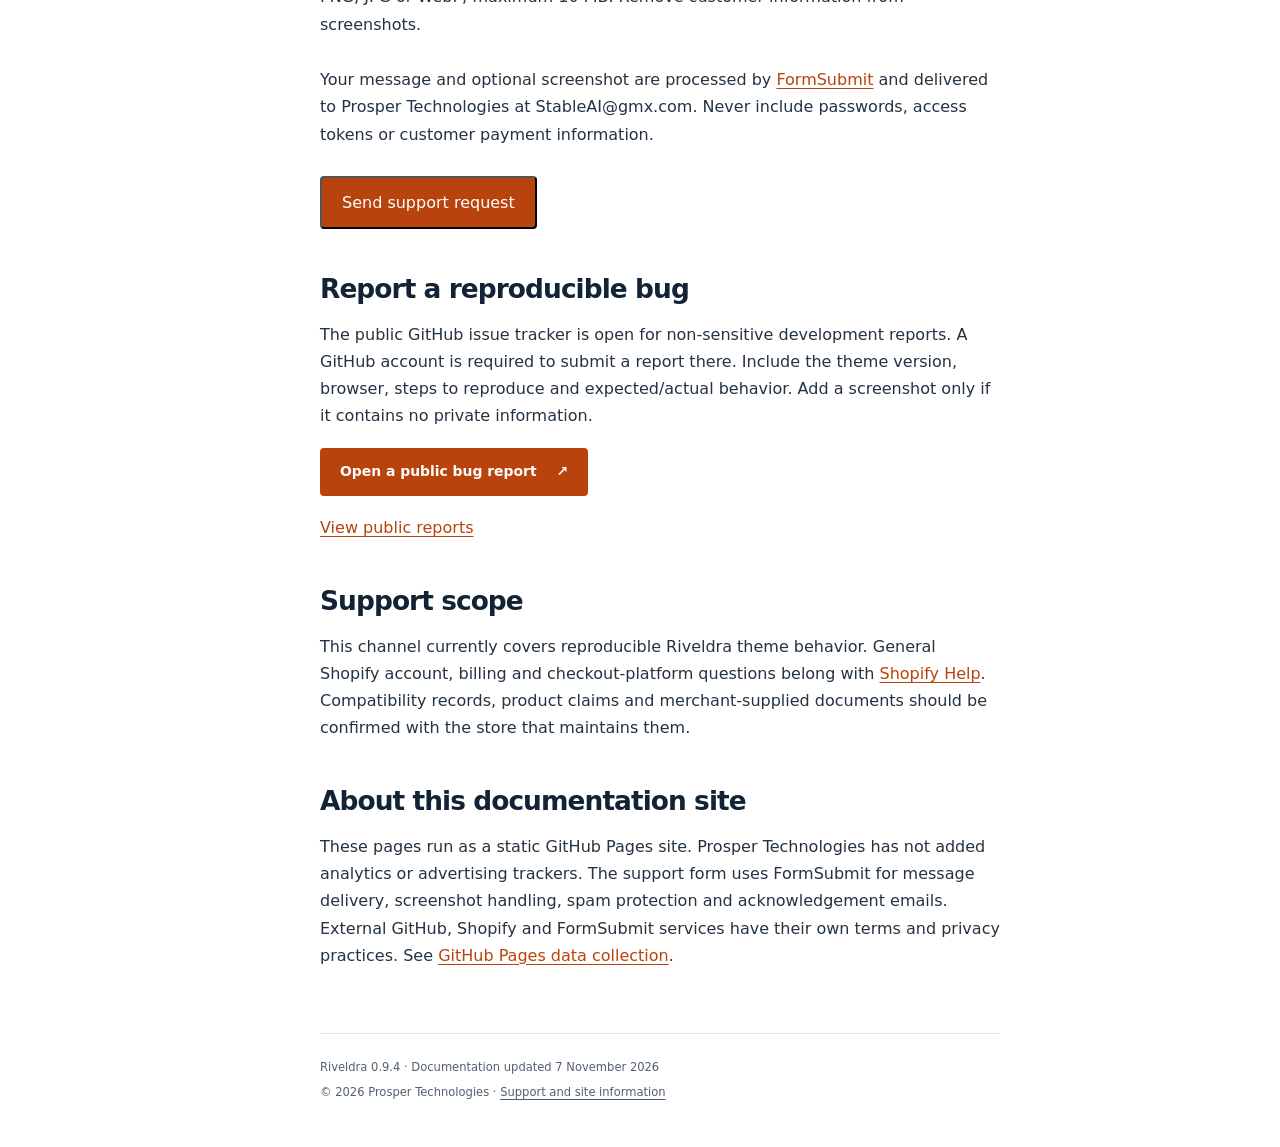
<file: support.html>
<!doctype html>
<html lang="en">
  <head>
    <meta charset="utf-8" />
    <meta name="viewport" content="width=device-width, initial-scale=1" />
    <title>Support · Riveldra documentation · Prosper Technologies</title>
    <meta
      name="description"
      content="Find the next useful step. Setup and product-data guides for Riveldra by Prosper Technologies."
    />
    <meta name="author" content="Prosper Technologies" />
    <link
      rel="canonical"
      href="https://prospertechnology.github.io/riveldra-docs/support.html"
    />
    <meta property="og:title" content="Riveldra — Support" />
    <meta property="og:type" content="website" />
    <meta
      property="og:description"
      content="Documentation by Prosper Technologies"
    />
    <meta name="color-scheme" content="light" />
    <link rel="icon" href="favicon.svg" type="image/svg+xml" />
    <link rel="stylesheet" href="styles.css" />
    <script src="search-data.js" defer></script>
    <script src="search.js" defer></script>
  </head>
  <body>
    <a class="skip" href="#content">Skip to content</a>
    <header class="topbar">
      <div class="topbar-inner">
        <a class="brand" href="index.html"
          ><span class="mark" aria-hidden="true">R<span>↗</span></span
          ><span>Riveldra<small>Documentation</small></span></a
        >
        <div class="search">
          <label class="sr-only" for="doc-search">Search documentation</label
          ><input
            id="doc-search"
            type="search"
            placeholder="Search the guides…"
            autocomplete="off"
            aria-controls="search-results"
          />
          <div
            id="search-results"
            role="region"
            aria-label="Documentation search results"
            hidden
          ></div>
        </div>
        <a class="publisher" href="index.html">Prosper Technologies</a>
      </div>
    </header>
    <div class="shell">
      <aside class="sidebar" aria-label="Documentation navigation">
        <details open id="docs-nav">
          <summary>Documentation menu</summary>
          <nav aria-label="Documentation">
            <a href="index.html">Overview</a
            ><a href="getting-started.html">Getting started</a
            ><a href="customization.html">Customization</a
            ><a href="technical-data.html">Technical product data</a
            ><a href="faq.html">FAQ</a
            ><a href="release-notes.html">Release notes</a
            ><a href="support.html" aria-current="page">Support</a>
          </nav>
        </details>
        <div class="sidebar-foot">
          <span class="dot"></span> Version 0.9.4
          <span class="small">Pre-release documentation</span>
        </div>
      </aside>
      <main id="content" tabindex="-1">
        <div class="page-meta">
          <span>RIVELDRA / SUPPORT</span><span>SHOPIFY THEME</span>
        </div>
        <h1>Find the next useful step.</h1>
        <p class="lead">
          Start with the guides, then help us reproduce a theme issue clearly.
        </p>
        <h2 id="check">Check these first</h2>
        <ul>
          <li>
            <a href="getting-started.html"
              >Installation and first-store setup</a
            >
          </li>
          <li><a href="customization.html">Theme settings and sections</a></li>
          <li>
            <a href="technical-data.html"
              >Specifications, equipment records and documents</a
            >
          </li>
          <li>
            <a href="faq.html">Common questions and missing-content checks</a>
          </li>
        </ul>
        <h2 id="contact">Contact Riveldra support</h2>
        <p>Send your theme question privately to Prosper Technologies. Include the steps that reproduce the problem and your theme version.</p>
        <p class="notice"><strong>Private support is active.</strong> You will receive an email acknowledgement after submitting. You can also email <a href="mailto:StableAI@gmx.com">StableAI@gmx.com</a>.</p>
        <form class="support-form" action="https://formsubmit.co/StableAI@gmx.com" method="post" enctype="multipart/form-data">
          <input type="hidden" name="_subject" value="Riveldra support request">
          <input type="hidden" name="_template" value="table">
          <input type="hidden" name="_autoresponse" value="Prosper Technologies has received your Riveldra support request. Keep this acknowledgement for your records. If you need to add details, email StableAI@gmx.com and include your store URL. Please never send passwords or customer payment information.">
          <input type="hidden" name="_next" value="https://prospertechnology.github.io/riveldra-docs/support-received.html">
          <input type="hidden" name="Theme" value="Riveldra">
          <label for="support-name">First and last name</label>
          <input id="support-name" name="name" autocomplete="name" maxlength="120" required>
          <label for="support-email">Email address</label>
          <input id="support-email" name="email" type="email" autocomplete="email" maxlength="254" required>
          <label for="support-store">Store URL</label>
          <input id="support-store" name="Store URL" type="url" placeholder="https://yourstore.myshopify.com" maxlength="500" required>
          <label for="support-message">Description of the problem</label>
          <textarea id="support-message" name="message" rows="7" maxlength="10000" required aria-describedby="support-privacy"></textarea>
          <label for="support-screenshot">Screenshot (optional)</label>
          <input id="support-screenshot" name="attachment" type="file" accept="image/png,image/jpeg,image/webp" aria-describedby="support-file-help">
          <p id="support-file-help" class="small">PNG, JPG or WebP; maximum 10 MB. Remove customer information from screenshots.</p>
          <p id="support-privacy" class="small">Your message and optional screenshot are processed by <a href="https://formsubmit.co/privacy.pdf">FormSubmit</a> and delivered to Prosper Technologies at StableAI@gmx.com. Never include passwords, access tokens or customer payment information.</p>
          <button type="submit" class="button">Send support request</button>
        </form>
        <script src="support.js" defer></script>
        <h2 id="bugs">Report a reproducible bug</h2>
        <p>
          The public GitHub issue tracker is open for non-sensitive development
          reports. A GitHub account is required to submit a report there.
          Include the theme version, browser, steps to reproduce and
          expected/actual behavior. Add a screenshot only if it contains no
          private information.
        </p>
        <p>
          <a
            class="button"
            href="https://github.com/ProsperTechnology/riveldra-docs/issues/new?template=bug_report.yml"
            >Open a public bug report <span aria-hidden="true">↗</span></a
          >
        </p>
        <p>
          <a href="https://github.com/ProsperTechnology/riveldra-docs/issues"
            >View public reports</a
          >
        </p>
        <h2 id="scope">Support scope</h2>
        <p>
          This channel currently covers reproducible Riveldra theme behavior.
          General Shopify account, billing and checkout-platform questions
          belong with <a href="https://help.shopify.com/">Shopify Help</a>.
          Compatibility records, product claims and merchant-supplied documents
          should be confirmed with the store that maintains them.
        </p>
        <h2 id="privacy">About this documentation site</h2>
        <p>
          These pages run as a static GitHub Pages site. Prosper Technologies
          has not added analytics or advertising trackers. The support form uses FormSubmit for message delivery, screenshot handling, spam protection and acknowledgement emails. External GitHub, Shopify and FormSubmit services have their own terms and privacy practices. See
          <a
            href="https://docs.github.com/en/pages/getting-started-with-github-pages/what-is-github-pages#data-collection"
            >GitHub Pages data collection</a
          >.
        </p>
        <footer class="article-footer">
          <p>Riveldra 0.9.4 · Documentation updated 7 November 2026</p>
          <p>
            © 2026 Prosper Technologies ·
            <a href="support.html">Support and site information</a>
          </p>
        </footer>
      </main>
      <aside class="outline" aria-label="Article outline">
        <p>ON THIS PAGE</p>
        <nav aria-label="On this page">
          <a href="#check">Check these first</a
          ><a href="#contact">Contact support</a><a href="#bugs">Report a reproducible bug</a
          ><a href="#scope">Support scope</a
          ><a href="#privacy">About this documentation site</a>
        </nav>
      </aside>
    </div>
  </body>
</html>
</file>
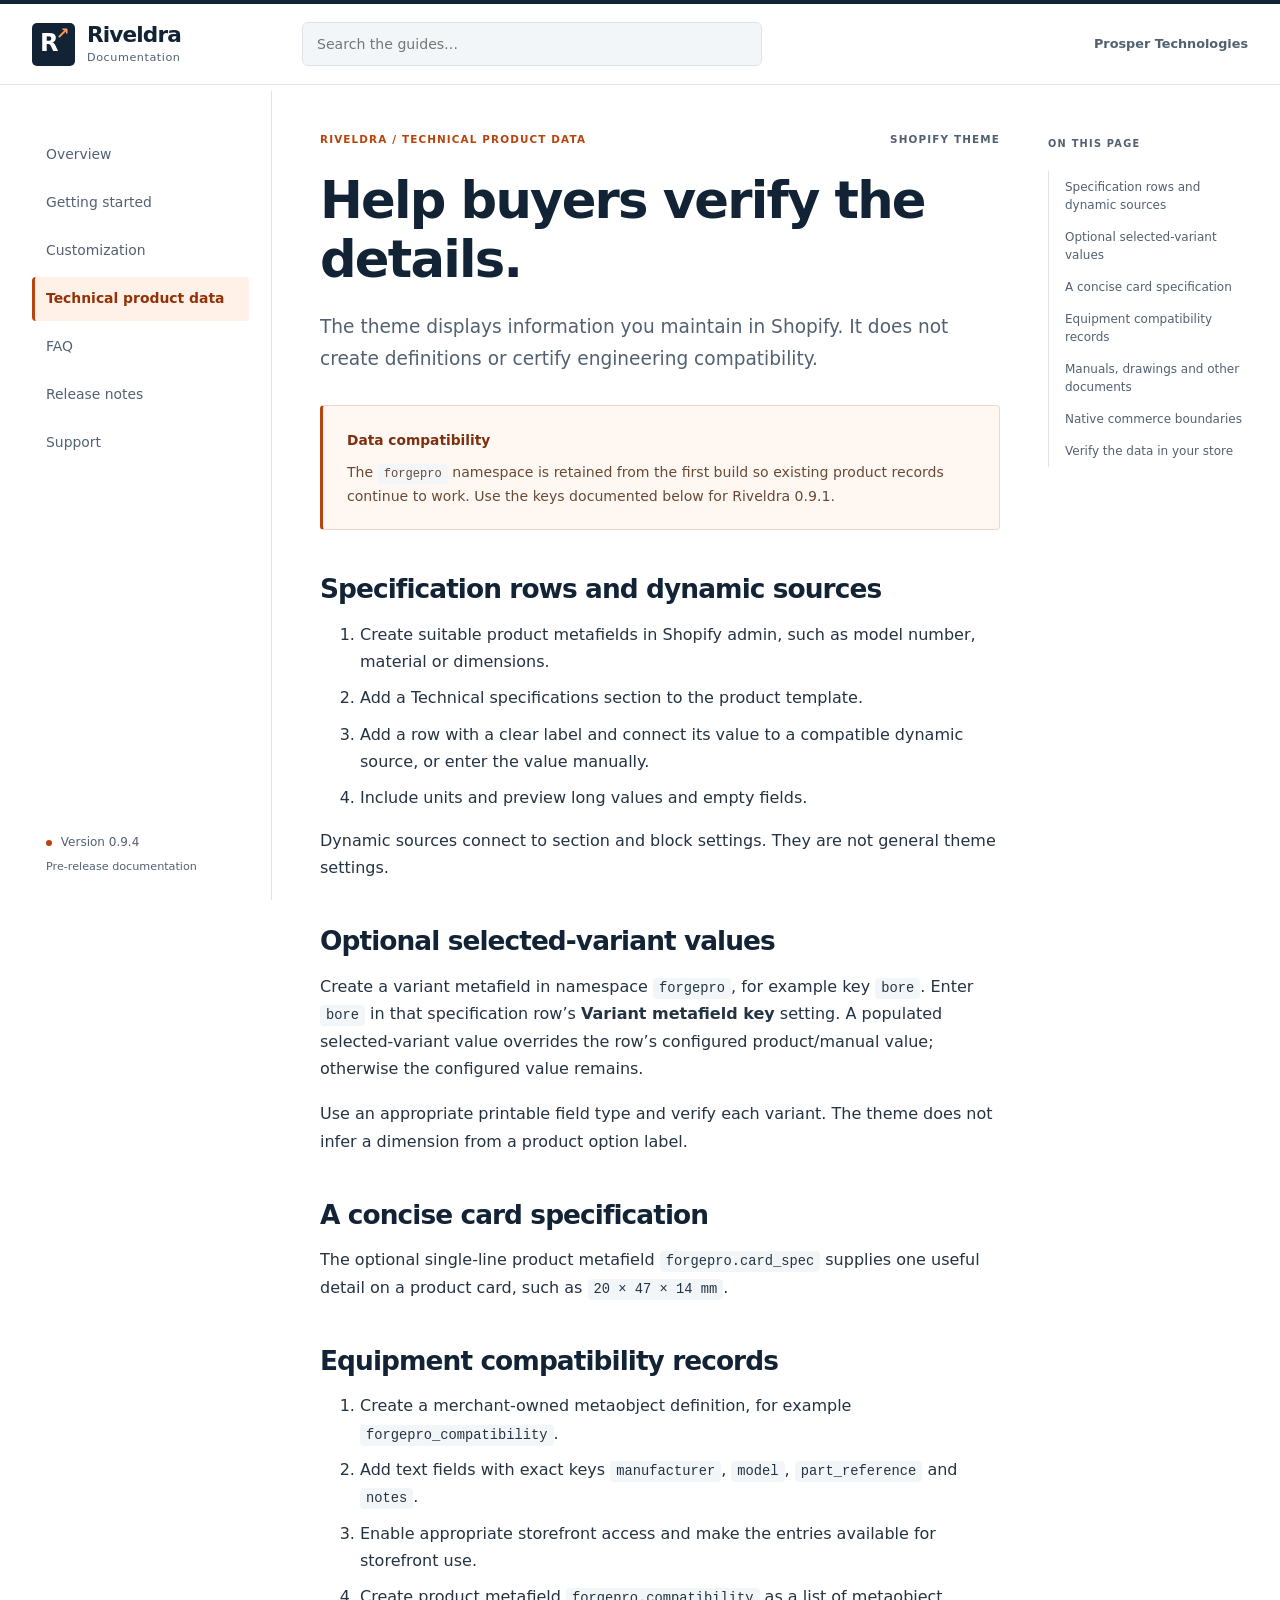
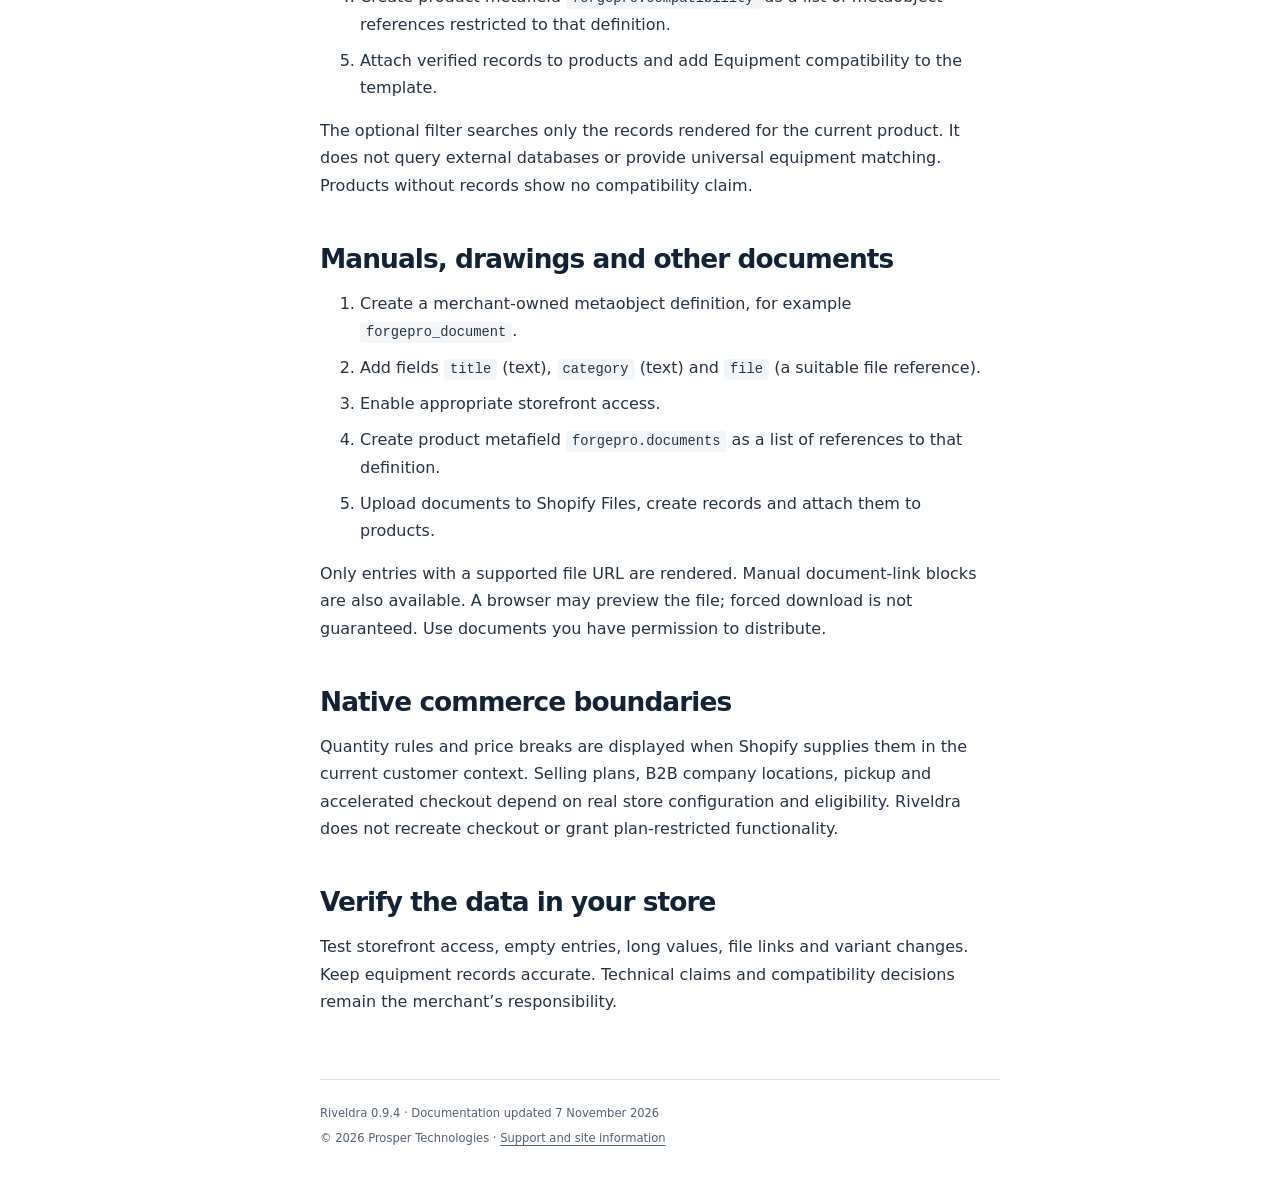
<file: technical-data.html>
<!doctype html>
<html lang="en">
  <head>
    <meta charset="utf-8" />
    <meta name="viewport" content="width=device-width, initial-scale=1" />
    <title>
      Technical product data · Riveldra documentation · Prosper Technologies
    </title>
    <meta
      name="description"
      content="Help buyers verify the details. Setup and product-data guides for Riveldra by Prosper Technologies."
    />
    <meta name="author" content="Prosper Technologies" />
    <link
      rel="canonical"
      href="https://prospertechnology.github.io/riveldra-docs/technical-data.html"
    />
    <meta property="og:title" content="Riveldra — Technical product data" />
    <meta property="og:type" content="website" />
    <meta
      property="og:description"
      content="Documentation by Prosper Technologies"
    />
    <meta name="color-scheme" content="light" />
    <link rel="icon" href="favicon.svg" type="image/svg+xml" />
    <link rel="stylesheet" href="styles.css" />
    <script src="search-data.js" defer></script>
    <script src="search.js" defer></script>
  </head>
  <body>
    <a class="skip" href="#content">Skip to content</a>
    <header class="topbar">
      <div class="topbar-inner">
        <a class="brand" href="index.html"
          ><span class="mark" aria-hidden="true">R<span>↗</span></span
          ><span>Riveldra<small>Documentation</small></span></a
        >
        <div class="search">
          <label class="sr-only" for="doc-search">Search documentation</label
          ><input
            id="doc-search"
            type="search"
            placeholder="Search the guides…"
            autocomplete="off"
            aria-controls="search-results"
          />
          <div
            id="search-results"
            role="region"
            aria-label="Documentation search results"
            hidden
          ></div>
        </div>
        <a class="publisher" href="index.html">Prosper Technologies</a>
      </div>
    </header>
    <div class="shell">
      <aside class="sidebar" aria-label="Documentation navigation">
        <details open id="docs-nav">
          <summary>Documentation menu</summary>
          <nav aria-label="Documentation">
            <a href="index.html">Overview</a
            ><a href="getting-started.html">Getting started</a
            ><a href="customization.html">Customization</a
            ><a href="technical-data.html" aria-current="page"
              >Technical product data</a
            ><a href="faq.html">FAQ</a
            ><a href="release-notes.html">Release notes</a
            ><a href="support.html">Support</a>
          </nav>
        </details>
        <div class="sidebar-foot">
          <span class="dot"></span> Version 0.9.4
          <span class="small">Pre-release documentation</span>
        </div>
      </aside>
      <main id="content" tabindex="-1">
        <div class="page-meta">
          <span>RIVELDRA / TECHNICAL PRODUCT DATA</span
          ><span>SHOPIFY THEME</span>
        </div>
        <h1>Help buyers verify the details.</h1>
        <p class="lead">
          The theme displays information you maintain in Shopify. It does not
          create definitions or certify engineering compatibility.
        </p>
        <div class="notice">
          <strong>Data compatibility</strong>
          <p>
            The <code>forgepro</code> namespace is retained from the first build
            so existing product records continue to work. Use the keys
            documented below for Riveldra 0.9.1.
          </p>
        </div>
        <h2 id="specifications">Specification rows and dynamic sources</h2>
        <ol>
          <li>
            Create suitable product metafields in Shopify admin, such as model
            number, material or dimensions.
          </li>
          <li>
            Add a Technical specifications section to the product template.
          </li>
          <li>
            Add a row with a clear label and connect its value to a compatible
            dynamic source, or enter the value manually.
          </li>
          <li>Include units and preview long values and empty fields.</li>
        </ol>
        <p>
          Dynamic sources connect to section and block settings. They are not
          general theme settings.
        </p>
        <h2 id="variant">Optional selected-variant values</h2>
        <p>
          Create a variant metafield in namespace <code>forgepro</code>, for
          example key <code>bore</code>. Enter <code>bore</code> in that
          specification row’s <strong>Variant metafield key</strong> setting. A
          populated selected-variant value overrides the row’s configured
          product/manual value; otherwise the configured value remains.
        </p>
        <p>
          Use an appropriate printable field type and verify each variant. The
          theme does not infer a dimension from a product option label.
        </p>
        <h2 id="card">A concise card specification</h2>
        <p>
          The optional single-line product metafield
          <code>forgepro.card_spec</code> supplies one useful detail on a
          product card, such as <code>20 × 47 × 14 mm</code>.
        </p>
        <h2 id="compatibility">Equipment compatibility records</h2>
        <ol>
          <li>
            Create a merchant-owned metaobject definition, for example
            <code>forgepro_compatibility</code>.
          </li>
          <li>
            Add text fields with exact keys <code>manufacturer</code>,
            <code>model</code>, <code>part_reference</code> and
            <code>notes</code>.
          </li>
          <li>
            Enable appropriate storefront access and make the entries available
            for storefront use.
          </li>
          <li>
            Create product metafield <code>forgepro.compatibility</code> as a
            list of metaobject references restricted to that definition.
          </li>
          <li>
            Attach verified records to products and add Equipment compatibility
            to the template.
          </li>
        </ol>
        <p>
          The optional filter searches only the records rendered for the current
          product. It does not query external databases or provide universal
          equipment matching. Products without records show no compatibility
          claim.
        </p>
        <h2 id="documents">Manuals, drawings and other documents</h2>
        <ol>
          <li>
            Create a merchant-owned metaobject definition, for example
            <code>forgepro_document</code>.
          </li>
          <li>
            Add fields <code>title</code> (text), <code>category</code> (text)
            and <code>file</code> (a suitable file reference).
          </li>
          <li>Enable appropriate storefront access.</li>
          <li>
            Create product metafield <code>forgepro.documents</code> as a list
            of references to that definition.
          </li>
          <li>
            Upload documents to Shopify Files, create records and attach them to
            products.
          </li>
        </ol>
        <p>
          Only entries with a supported file URL are rendered. Manual
          document-link blocks are also available. A browser may preview the
          file; forced download is not guaranteed. Use documents you have
          permission to distribute.
        </p>
        <h2 id="commerce">Native commerce boundaries</h2>
        <p>
          Quantity rules and price breaks are displayed when Shopify supplies
          them in the current customer context. Selling plans, B2B company
          locations, pickup and accelerated checkout depend on real store
          configuration and eligibility. Riveldra does not recreate checkout or
          grant plan-restricted functionality.
        </p>
        <h2 id="verify">Verify the data in your store</h2>
        <p>
          Test storefront access, empty entries, long values, file links and
          variant changes. Keep equipment records accurate. Technical claims and
          compatibility decisions remain the merchant’s responsibility.
        </p>
        <footer class="article-footer">
          <p>Riveldra 0.9.4 · Documentation updated 7 November 2026</p>
          <p>
            © 2026 Prosper Technologies ·
            <a href="support.html">Support and site information</a>
          </p>
        </footer>
      </main>
      <aside class="outline" aria-label="Article outline">
        <p>ON THIS PAGE</p>
        <nav aria-label="On this page">
          <a href="#specifications">Specification rows and dynamic sources</a
          ><a href="#variant">Optional selected-variant values</a
          ><a href="#card">A concise card specification</a
          ><a href="#compatibility">Equipment compatibility records</a
          ><a href="#documents">Manuals, drawings and other documents</a
          ><a href="#commerce">Native commerce boundaries</a
          ><a href="#verify">Verify the data in your store</a>
        </nav>
      </aside>
    </div>
  </body>
</html>
</file>
<file: styles.css>
:root {
  --navy: #122336;
  --ink: #243342;
  --muted: #526171;
  --orange: #b9430c;
  --line: #dde3e8;
  --soft: #f3f6f8;
}
* {
  box-sizing: border-box;
}
html {
  scroll-padding-top: 110px;
}
body {
  margin: 0;
  font-family:
    system-ui,
    -apple-system,
    BlinkMacSystemFont,
    "Segoe UI",
    sans-serif;
  font-size: 16px;
  line-height: 1.7;
  color: var(--ink);
  background: #fff;
}
a {
  color: var(--orange);
  text-underline-offset: 3px;
}
a:hover {
  text-decoration-thickness: 2px;
}
:focus-visible {
  outline: 3px solid #1667bc;
  outline-offset: 4px;
}
h1,
h2,
h3 {
  color: var(--navy);
  line-height: 1.16;
  letter-spacing: -0.035em;
}
h1 {
  font-size: clamp(2.3rem, 4vw, 3.55rem);
  max-width: 18ch;
  margin: 22px 0;
}
h2 {
  font-size: 1.65rem;
  margin: 2.8rem 0 1rem;
  scroll-margin-top: 110px;
}
h3 {
  font-size: 1.14rem;
  letter-spacing: -0.02em;
}
p {
  margin: 0 0 1.15rem;
}
li {
  margin-bottom: 9px;
}
strong {
  font-weight: 650;
}
code {
  font-family: ui-monospace, Consolas, monospace;
  font-size: 0.86em;
  background: var(--soft);
  padding: 3px 6px;
  border-radius: 4px;
  overflow-wrap: anywhere;
}
.sr-only {
  position: absolute;
  width: 1px;
  height: 1px;
  overflow: hidden;
  clip: rect(0, 0, 0, 0);
}
.skip {
  position: fixed;
  top: 8px;
  left: 16px;
  background: white;
  padding: 10px;
  z-index: 1000;
  transform: translateY(-150%);
}
.skip:focus {
  transform: translateY(0);
}
.topbar {
  position: sticky;
  top: 0;
  z-index: 20;
  background: #fff;
  border-top: 4px solid var(--navy);
  border-bottom: 1px solid var(--line);
}
.topbar-inner {
  max-width: 1600px;
  margin: auto;
  padding: 18px 32px;
  display: flex;
  align-items: center;
  gap: 40px;
}
.brand {
  display: flex;
  gap: 12px;
  align-items: center;
  text-decoration: none;
  color: var(--navy);
  font-weight: 800;
  font-size: 1.35rem;
  letter-spacing: -0.04em;
  line-height: 1.15;
  min-width: 230px;
}
.brand small {
  display: block;
  font-size: 0.7rem;
  font-weight: 500;
  letter-spacing: 0.05em;
  color: var(--muted);
  margin-top: 4px;
}
.mark {
  display: flex;
  justify-content: center;
  align-items: center;
  background: var(--navy);
  width: 43px;
  height: 43px;
  color: white;
  font-size: 24px;
  border-radius: 5px;
  letter-spacing: -0.1em;
}
.mark span {
  font-size: 16px;
  color: #ff9b65;
  align-self: start;
  padding-top: 2px;
}
.publisher {
  margin-left: auto;
  font-size: 0.8rem;
  color: var(--muted);
  font-weight: 600;
  text-decoration: none;
  white-space: nowrap;
}
.search {
  position: relative;
  width: 100%;
  max-width: 460px;
}
.search input {
  width: 100%;
  height: 44px;
  border: 1px solid var(--line);
  border-radius: 6px;
  padding: 10px 14px;
  background: var(--soft);
  color: var(--ink);
  font: inherit;
  font-size: 0.88rem;
}
#search-results {
  position: absolute;
  inset-inline: 0;
  top: calc(100% + 8px);
  background: white;
  border: 1px solid var(--line);
  box-shadow: 0 15px 40px #12233620;
  border-radius: 6px;
  max-height: 65vh;
  overflow: auto;
  padding: 10px;
}
#search-results a {
  display: block;
  padding: 12px;
  border-top: 1px solid var(--line);
  text-decoration: none;
}
#search-results strong {
  display: block;
  color: var(--navy);
}
#search-results span {
  font-size: 0.8rem;
  color: var(--muted);
  display: block;
  margin-top: 5px;
}
.search-status {
  padding: 6px 12px;
  font-size: 0.78rem;
  color: var(--muted);
  margin: 0;
}
.shell {
  max-width: 1600px;
  margin: auto;
  display: grid;
  grid-template-columns: 240px minmax(0, 820px) 200px;
  gap: 48px;
  padding: 0 32px;
}
.sidebar {
  padding: 42px 0 24px;
  border-right: 1px solid var(--line);
  position: sticky;
  top: 91px;
  align-self: start;
  height: calc(100vh - 91px);
  display: flex;
  flex-direction: column;
}
.sidebar summary {
  display: none;
}
.sidebar nav {
  display: grid;
  gap: 4px;
  padding-right: 22px;
}
.sidebar nav a {
  color: var(--muted);
  font-size: 0.87rem;
  text-decoration: none;
  padding: 10px 14px;
  border-radius: 4px;
  min-height: 44px;
}
.sidebar nav a:hover {
  background: var(--soft);
  color: var(--navy);
}
.sidebar nav [aria-current] {
  background: #fff0e8;
  color: #923206;
  border-left: 3px solid var(--orange);
  padding-left: 11px;
  font-weight: 650;
}
.sidebar-foot {
  margin-top: auto;
  color: var(--muted);
  font-size: 0.75rem;
  padding: 24px 14px 0;
}
.sidebar-foot .small {
  display: block;
  font-size: 0.7rem;
  margin-top: 5px;
}
.dot {
  display: inline-block;
  width: 6px;
  height: 6px;
  border-radius: 50%;
  background: var(--orange);
  margin-right: 5px;
}
main {
  min-width: 0;
  padding: 46px 0 40px;
}
.page-meta {
  display: flex;
  justify-content: space-between;
  gap: 20px;
  font-size: 0.65rem;
  letter-spacing: 0.11em;
  font-weight: 700;
  color: var(--muted);
}
.page-meta span:first-child {
  color: var(--orange);
}
.lead {
  font-size: 1.16rem;
  line-height: 1.7;
  color: var(--muted);
  max-width: 60ch;
  margin-bottom: 30px;
}
.notice {
  border: 1px solid #eed8c9;
  border-left: 3px solid var(--orange);
  padding: 20px 24px;
  background: #fff8f2;
  border-radius: 4px;
  margin: 28px 0;
}
.notice strong {
  font-size: 0.86rem;
  color: #7d300e;
}
.notice p {
  font-size: 0.88rem;
  margin: 8px 0 0;
  color: #674936;
}
.cards {
  display: grid;
  grid-template-columns: repeat(3, minmax(0, 1fr));
  gap: 14px;
}
.card {
  border: 1px solid var(--line);
  border-radius: 6px;
  padding: 22px;
  text-decoration: none;
  display: flex;
  flex-direction: column;
  transition: border-color 0.12s;
}
.card:hover {
  border-color: var(--orange);
}
.card .step {
  font-size: 0.62rem;
  letter-spacing: 0.1em;
  font-weight: 700;
  color: var(--orange);
}
.card h3 {
  margin: 16px 0 12px;
}
.card p {
  font-size: 0.83rem;
  color: var(--muted);
  line-height: 1.65;
  margin-bottom: 22px;
}
.card .arrow {
  font-size: 0.73rem;
  font-weight: 650;
  margin-top: auto;
  color: var(--orange);
}
.checklist {
  padding-left: 20px;
}
.checklist li::marker {
  color: var(--orange);
}
.outline {
  position: sticky;
  align-self: start;
  top: 136px;
  font-size: 0.75rem;
  padding-top: 0;
}
.outline p {
  font-size: 0.61rem;
  letter-spacing: 0.13em;
  color: var(--muted);
  font-weight: 700;
}
.outline nav {
  display: grid;
  border-left: 1px solid var(--line);
}
.outline a {
  padding: 7px 0 7px 16px;
  line-height: 1.5;
  text-decoration: none;
  color: var(--muted);
}
.article-footer {
  margin-top: 64px;
  padding-top: 24px;
  border-top: 1px solid var(--line);
  font-size: 0.72rem;
  color: var(--muted);
}
.article-footer p {
  margin-bottom: 5px;
}
.article-footer a {
  color: var(--muted);
}
.button {
  display: inline-flex;
  align-items: center;
  gap: 20px;
  min-height: 48px;
  padding: 11px 20px;
  border-radius: 4px;
  background: var(--orange);
  color: white;
  text-decoration: none;
  font-weight: 650;
  font-size: 0.87rem;
}
.table-wrap {
  overflow: auto;
  border: 1px solid var(--line);
  border-radius: 5px;
  margin: 20px 0;
}
table {
  width: 100%;
  border-collapse: collapse;
  font-size: 0.85rem;
  text-align: left;
}
th,
td {
  padding: 15px 18px;
  border-bottom: 1px solid var(--line);
  vertical-align: top;
}
thead {
  background: var(--soft);
}
tbody tr:last-child > * {
  border-bottom: 0;
}
th:first-child {
  min-width: 175px;
}
dl {
  margin: 20px 0;
}
dt {
  font-weight: 700;
  margin-top: 24px;
  color: var(--navy);
}
dd {
  margin: 8px 0 0;
  color: var(--muted);
}
details:not(#docs-nav) {
  border-top: 1px solid var(--line);
  padding: 18px 0;
}
details:not(#docs-nav):last-of-type {
  border-bottom: 1px solid var(--line);
}
details:not(#docs-nav) summary {
  cursor: pointer;
  font-weight: 650;
  min-height: 32px;
  color: var(--navy);
}
details:not(#docs-nav) p {
  margin: 16px 0 4px;
  font-size: 0.94rem;
}
.version-tag {
  display: block;
  color: var(--muted);
  font-size: 0.75rem;
  font-weight: 500;
  letter-spacing: 0;
  margin-top: 10px;
}
[hidden] {
  display: none !important;
}
@media (min-width: 1500px) {
  .shell {
    gap: 64px;
    grid-template-columns: 240px minmax(0, 880px) 200px;
  }
}
@media (max-width: 1200px) {
  .outline {
    display: none;
  }
  .shell {
    grid-template-columns: 215px minmax(0, 1fr);
    gap: 36px;
  }
  .brand {
    min-width: 215px;
  }
  .topbar-inner {
    gap: 36px;
  }
  .publisher {
    font-size: 0.7rem;
  }
  .cards {
    grid-template-columns: 1fr;
  }
  .card {
    padding: 22px;
  }
  .card h3 {
    margin: 10px 0;
  }
  .card p {
    margin-bottom: 16px;
  }
}
@media (max-width: 760px) {
  .topbar-inner {
    padding: 14px 18px;
    flex-wrap: wrap;
    gap: 14px;
  }
  .brand {
    min-width: 0;
    font-size: 1.2rem;
  }
  .mark {
    width: 37px;
    height: 37px;
  }
  .publisher {
    font-size: 0.64rem;
    max-width: 120px;
    white-space: normal;
    text-align: right;
  }
  .search {
    order: 3;
    max-width: none;
  }
  .shell {
    display: block;
    padding: 0 20px;
  }
  .sidebar {
    position: static;
    display: block;
    height: auto;
    padding: 15px 0;
    border-right: 0;
    border-bottom: 1px solid var(--line);
  }
  .sidebar summary {
    display: block;
    cursor: pointer;
    font-size: 0.84rem;
    font-weight: 650;
    min-height: 28px;
  }
  .sidebar summary::after {
    content: " +";
    color: var(--orange);
  }
  .sidebar details[open] summary::after {
    content: " −";
  }
  .sidebar nav {
    margin-top: 12px;
    padding-right: 0;
  }
  .sidebar-foot {
    display: none;
  }
  main {
    padding-top: 28px;
  }
  .page-meta {
    font-size: 0.56rem;
  }
  .page-meta span:last-child {
    display: none;
  }
  h1 {
    font-size: 2.35rem;
    margin: 18px 0;
    max-width: 18ch;
  }
  h2 {
    font-size: 1.45rem;
    scroll-margin-top: 170px;
  }
  .lead {
    font-size: 1.04rem;
  }
  .notice {
    padding: 18px;
  }
  .cards {
    grid-template-columns: 1fr;
  }
  .card {
    padding: 22px;
  }
  .article-footer {
    margin-top: 45px;
  }
  .button {
    width: 100%;
    justify-content: space-between;
  }
  html {
    scroll-padding-top: 170px;
  }
}
@media (prefers-reduced-motion: reduce) {
  .card {
    transition: none;
  }
}
.support-form { display: grid; gap: 10px; margin: 28px 0 44px; }
.support-form label { font-weight: 650; margin-top: 10px; }
.support-form input:not([type="hidden"]), .support-form textarea { width: 100%; min-width: 0; padding: 12px; border: 1px solid #a5afb8; border-radius: 5px; font: inherit; color: #152637; background: #fff; }
.support-form textarea { resize: vertical; }
.support-form input:focus-visible, .support-form textarea:focus-visible { outline: 3px solid #a73f12; outline-offset: 3px; }
.support-form .button { justify-self: start; cursor: pointer; font: inherit; }
</file>
